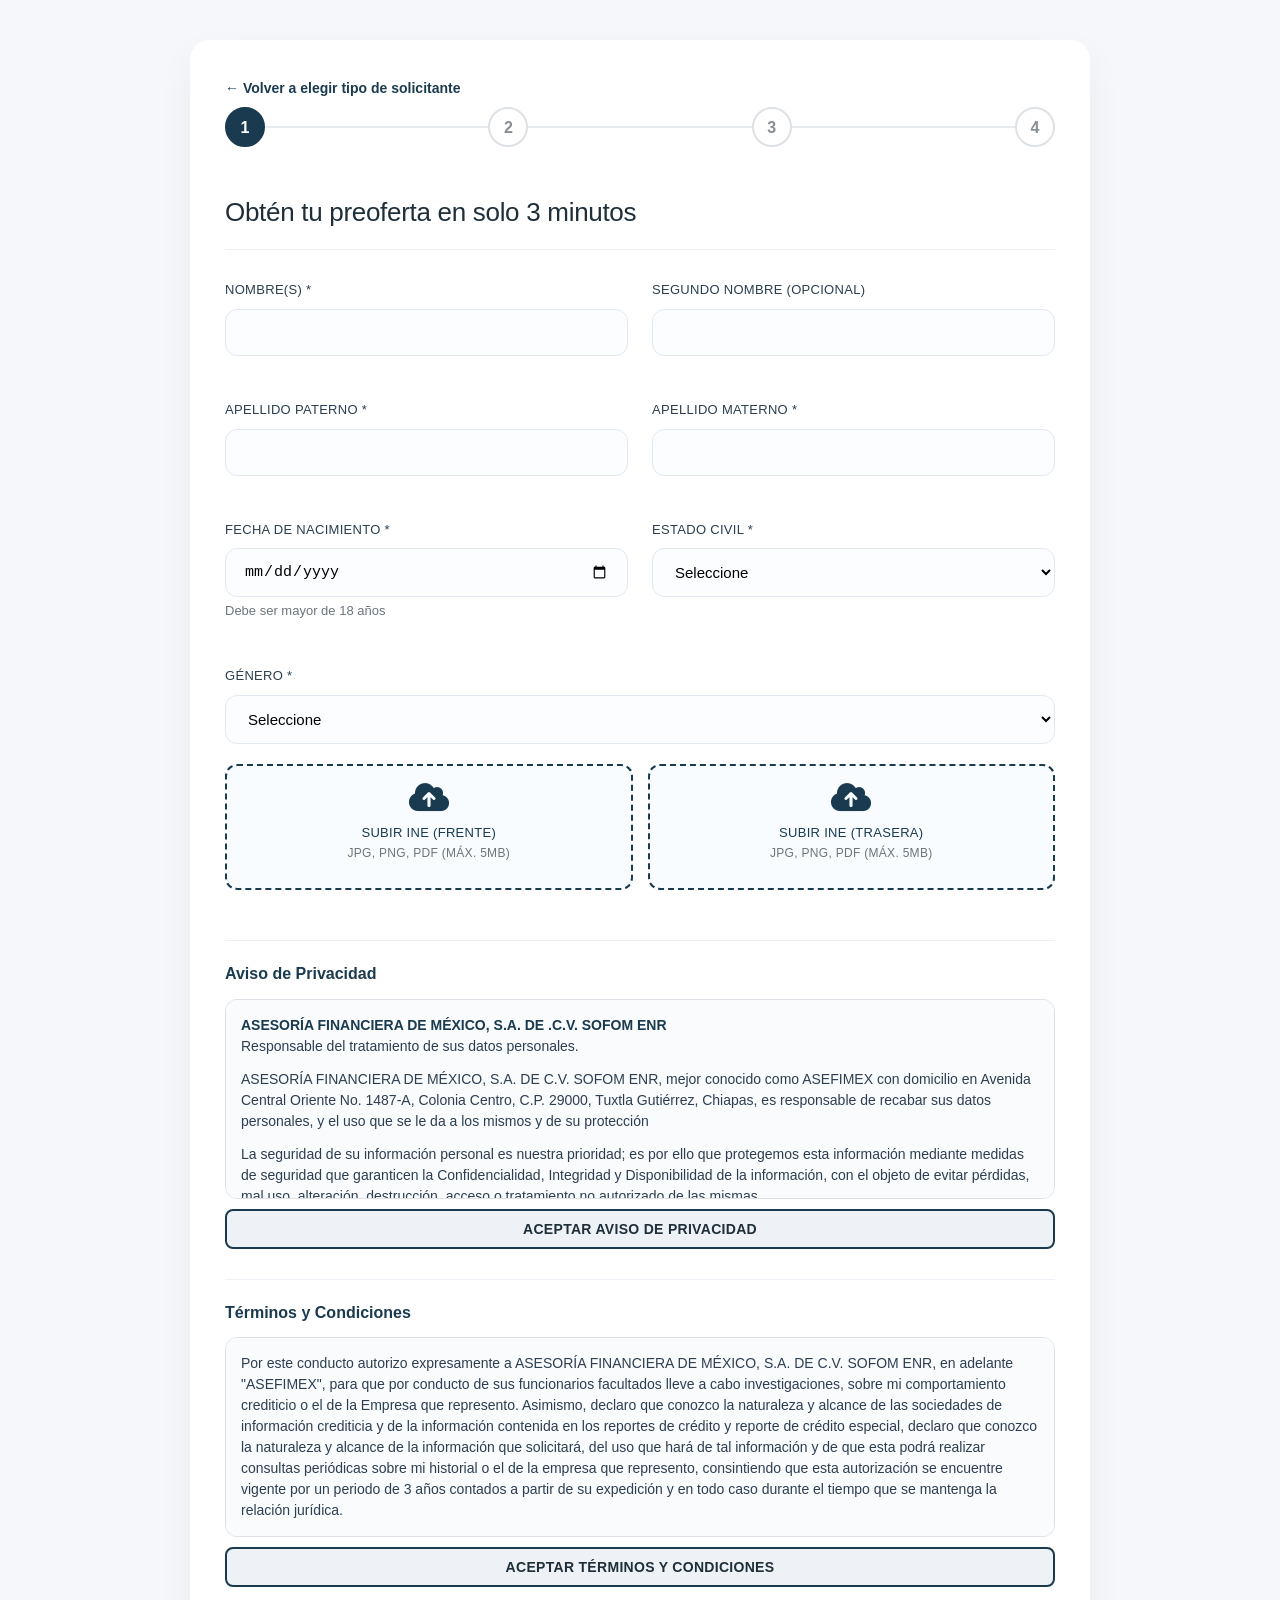
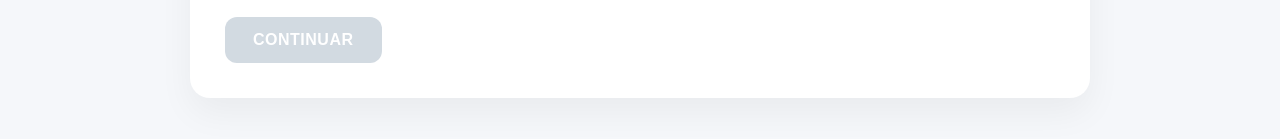
<file: index.html>
<!DOCTYPE html>
<html lang="es">

<head>
    <meta charset="UTF-8">
    <meta name="viewport" content="width=device-width, initial-scale=1.0">
    <title>Solicita tu crédito Asefimex</title>
    <link rel="stylesheet" href="styles.css">
    <style>
        /* Estilos adicionales para los nuevos campos (integrados armónicamente) */
        .form-section-title {
            font-size: 18px;
            font-weight: 600;
            color: #2c3e50;
            margin: 25px 0 15px;
            padding-bottom: 8px;
            border-bottom: 1px dashed #dee2e6;
            letter-spacing: -0.2px;
        }

        .form-section-title:first-of-type {
            margin-top: 0;
        }

        .hint-text {
            font-size: 13px;
            color: #6c757d;
            margin-top: 4px;
            display: block;
        }

        /* Estilo para el contenedor de subida de archivos */
        .file-upload-container {
            margin-top: 10px;
            border: 2px dashed #1a3b4f;
            border-radius: 12px;
            padding: 15px;
            background-color: #f8fcff;
            text-align: center;
        }

        .file-upload-label {
            display: flex;
            flex-direction: column;
            align-items: center;
            cursor: pointer;
        }

        .file-upload-label span {
            margin-top: 10px;
            color: #1a3b4f;
            font-weight: 500;
        }

        .file-upload-label small {
            color: #6c757d;
            font-size: 12px;
        }

        #ineFile,
        #ineTraseraFile {
            display: none;
        }

        .file-name {
            margin-top: 10px;
            font-size: 13px;
            color: #1f7b4d;
        }

        /* Botón NIP y selector de método */
        .nip-send-container {
            display: flex;
            gap: 10px;
            align-items: center;
            flex-wrap: wrap;
            margin-bottom: 20px;
        }

        .btn-nip {
            background-color: #6c757d;
            color: white;
            padding: 12px 24px;
            border: none;
            border-radius: 10px;
            font-size: 15px;
            font-weight: 600;
            cursor: pointer;
            transition: all 0.2s ease;
            width: auto;
            min-width: 160px;
            text-transform: uppercase;
            letter-spacing: 0.5px;
        }

        .btn-nip:hover {
            background-color: #5a6268;
            transform: translateY(-1px);
            box-shadow: 0 4px 8px rgba(108, 117, 125, 0.2);
        }

        /* Botones de método de envío */
        .method-buttons {
            display: flex;
            gap: 10px;
            flex: 1;
        }

        .method-btn {
            display: flex;
            align-items: center;
            justify-content: center;
            gap: 8px;
            padding: 10px 20px;
            border: 2px solid #e2e8f0;
            border-radius: 10px;
            background-color: white;
            font-weight: 500;
            cursor: pointer;
            transition: all 0.2s ease;
            flex: 1;
            min-width: 120px;
        }

        .method-btn i {
            font-size: 20px;
        }

        .method-btn.whatsapp {
            color: #25D366;
            border-color: #25D366;
        }

        .method-btn.whatsapp:hover {
            background-color: #25D366;
            color: white;
        }

        .method-btn.whatsapp.selected {
            background-color: #25D366;
            color: white;
        }

        .method-btn.sms {
            color: #1a3b4f;
            border-color: #1a3b4f;
        }

        .method-btn.sms:hover {
            background-color: #1a3b4f;
            color: white;
        }

        .method-btn.sms.selected {
            background-color: #1a3b4f;
            color: white;
        }

        .method-btn i {
            font-style: normal;
        }

        /* Carrusel de productos - NUEVO ESTILO */
        .productos-carrusel {
            margin: 20px 0 30px;
            position: relative;
            width: 100%;
            display: flex;
            align-items: center;
            gap: 10px;
        }

        .carrusel-wrapper {
            flex: 1;
            overflow: hidden;
            border-radius: 16px;
        }

        .carrusel-container {
            display: flex;
            transition: transform 0.5s ease-in-out;
        }

        .producto-card {
            flex: 0 0 100%;
            max-width: 100%;
            background: linear-gradient(145deg, #ffffff, #f8fcff);
            border-radius: 16px;
            padding: 30px 15px;
            text-align: center;
            box-shadow: 0 5px 15px rgba(0, 0, 0, 0.05);
            border: 1px solid #e6edf5;
            transition: transform 0.3s ease;
            display: flex;
            flex-direction: column;
            align-items: center;
            justify-content: center;
            min-height: 350px;
            position: relative;
            overflow: hidden;
        }

        .producto-card:hover {
            transform: translateY(-5px);
            box-shadow: 0 10px 25px rgba(26, 59, 79, 0.1);
        }

        .producto-card.selected-producto {
            border: 2px solid #1a3b4f;
            box-shadow: 0 12px 26px rgba(26, 59, 79, 0.18);
        }

        .producto-imagen {
            width: 200px;
            height: 200px;
            object-fit: contain;
            margin-bottom: 20px;
            border-radius: 12px;
            transition: transform 0.7s ease;
            backface-visibility: hidden;
        }

        .producto-titulo {
            font-weight: 700;
            color: #1a3b4f;
            font-size: 22px;
        }

        .producto-overlay {
            position: absolute;
            inset: 0;
            background: rgba(26, 59, 79, 0.94);
            color: #fff;
            padding: 18px 14px;
            display: flex;
            flex-direction: column;
            align-items: center;
            justify-content: center;
            text-align: center;
            opacity: 0;
            transition: opacity 0.35s ease;
            pointer-events: none;
        }

        .producto-overlay-titulo {
            font-size: 18px;
            font-weight: 700;
            margin-bottom: 8px;
        }

        .producto-overlay-desc {
            font-size: 13px;
            line-height: 1.4;
        }

        .producto-card:hover .producto-imagen {
            transform: rotateY(180deg);
        }

        .producto-card:hover .producto-overlay {
            opacity: 1;
        }

        /* Botones de navegación del carrusel */
        .carrusel-btn {
            background-color: #1a3b4f;
            color: white;
            border: none;
            width: 40px;
            height: 40px;
            border-radius: 50%;
            display: flex;
            align-items: center;
            justify-content: center;
            cursor: pointer;
            transition: all 0.2s ease;
            font-size: 20px;
            box-shadow: 0 2px 5px rgba(0, 0, 0, 0.2);
            flex-shrink: 0;
        }

        .carrusel-btn:hover:not(:disabled) {
            background-color: #0f2c3a;
            transform: scale(1.1);
        }

        .carrusel-btn:disabled {
            background-color: #b4c1ce;
            cursor: not-allowed;
            opacity: 0.5;
        }

        /* Indicadores del carrusel */
        .carrusel-indicators {
            display: flex;
            justify-content: center;
            gap: 8px;
            margin-top: 15px;
        }

        .indicator {
            width: 10px;
            height: 10px;
            border-radius: 50%;
            background-color: #dee2e6;
            cursor: pointer;
            transition: all 0.2s ease;
        }

        .indicator.active {
            background-color: #1a3b4f;
            transform: scale(1.2);
        }

        /* Botones de navegación */
        .button-group {
            display: flex;
            gap: 15px;
            margin-top: 30px;
        }

        .button-group .btn {
            flex: 1;
        }

        .btn-secondary-outline {
            background-color: transparent;
            border: 2px solid #1a3b4f;
            color: #1a3b4f;
        }

        .btn-secondary-outline:hover {
            background-color: #1a3b4f;
            color: white;
        }

        /* Estilo para reducir el tamaño de las listas desplegables de datalist */
        datalist {
            max-height: 200px;
            overflow-y: auto;
        }

        /* Nota: no agregamos una flecha extra a inputs con datalist,
           porque el navegador ya muestra su propio indicador. */

        /* Estilo para el campo de género con ambos uploads */
        .genero-with-uploads {
            grid-column: span 2;
        }

        .uploads-grid {
            display: grid;
            grid-template-columns: 1fr 1fr;
            gap: 15px;
            margin-top: 10px;
        }

        /* Estilo para campo de solo lectura (Cantidad de Pagos) */
        input[readonly] {
            background-color: #e9ecef;
            cursor: default;
        }

        @media (max-width: 640px) {
            .nip-send-container {
                flex-direction: column;
            }

            .method-buttons {
                width: 100%;
            }

            .genero-with-uploads {
                grid-column: span 1;
            }

            .uploads-grid {
                grid-template-columns: 1fr;
            }

            .carrusel-btn {
                width: 30px;
                height: 30px;
                font-size: 16px;
            }

            .producto-imagen {
                width: 150px;
                height: 150px;
            }

            .producto-titulo {
                font-size: 18px;
            }
        }
    </style>
    <!-- Agregar Font Awesome para iconos -->
    <link rel="stylesheet" href="https://cdnjs.cloudflare.com/ajax/libs/font-awesome/6.0.0/css/all.min.css">
    <script type="text/javascript">
        (function (c, l, a, r, i, t, y) {
            c[a] = c[a] || function () { (c[a].q = c[a].q || []).push(arguments) };
            t = l.createElement(r); t.async = 1; t.src = "https://www.clarity.ms/tag/" + i;
            y = l.getElementsByTagName(r)[0]; y.parentNode.insertBefore(t, y);
        })(window, document, "clarity", "script", "vxfiav4bvf");
    </script>
</head>

<body>
    <div class="container">
        <a href="principal.html" class="back-to-home">← Volver a elegir tipo de solicitante</a>
        <!-- Progress Bar (4 pasos) -->
        <div class="progress-bar">
            <div class="step active" id="step1">1</div>
            <div class="step" id="step2">2</div>
            <div class="step" id="step3">3</div>
            <div class="step" id="step4">4</div>
        </div>

        <!-- Etapa 1: Información Personal -->
        <div id="etapa1" class="etapa active">
            <h2>Obtén tu preoferta en solo 3 minutos</h2>
            <form id="formPersonal">
                <div class="form-grid">
                    <div class="form-group">
                        <label for="nombre">Nombre(s) *</label>
                        <input type="text" id="nombre" required>
                    </div>
                    <div class="form-group">
                        <label for="segundoNombre">Segundo Nombre (opcional)</label>
                        <input type="text" id="segundoNombre">
                    </div>
                    <div class="form-group">
                        <label for="apellidoPaterno">Apellido Paterno *</label>
                        <input type="text" id="apellidoPaterno" required>
                    </div>
                    <div class="form-group">
                        <label for="apellidoMaterno">Apellido Materno *</label>
                        <input type="text" id="apellidoMaterno" required>
                    </div>
                    <div class="form-group">
                        <label for="fechaNacimiento">Fecha de Nacimiento *</label>
                        <input type="date" id="fechaNacimiento" required>
                        <small class="hint-text">Debe ser mayor de 18 años</small>
                    </div>
                    <div class="form-group">
                        <label for="estadoCivil">Estado Civil *</label>
                        <select id="estadoCivil" required>
                            <option value="">Seleccione</option>
                            <option value="soltero">Soltero</option>
                            <option value="casado">Casado</option>
                            <option value="soltero">Union Libre</option>
                            <option value="soltero">Otro</option>
                        </select>
                    </div>
                    <div class="form-group genero-with-uploads">
                        <label for="genero">Género *</label>
                        <select id="genero" required>
                            <option value="">Seleccione</option>
                            <option value="masculino">Masculino</option>
                            <option value="femenino">Femenino</option>
                        </select>

                        <!-- Nuevo espacio para subir INE (ambos lados) -->
                        <div class="uploads-grid">
                            <div class="file-upload-container">
                                <label for="ineFile" class="file-upload-label">
                                    <i class="fas fa-cloud-upload-alt" style="font-size: 32px; color: #1a3b4f;"></i>
                                    <span>Subir INE (Frente)</span>
                                    <small>JPG, PNG, PDF (Máx. 5MB)</small>
                                </label>
                                <input type="file" id="ineFile" accept=".jpg,.jpeg,.png,.pdf" required>
                                <div class="file-name" id="fileNameFrente"></div>
                            </div>

                            <div class="file-upload-container">
                                <label for="ineTraseraFile" class="file-upload-label">
                                    <i class="fas fa-cloud-upload-alt" style="font-size: 32px; color: #1a3b4f;"></i>
                                    <span>Subir INE (Trasera)</span>
                                    <small>JPG, PNG, PDF (Máx. 5MB)</small>
                                </label>
                                <input type="file" id="ineTraseraFile" accept=".jpg,.jpeg,.png,.pdf" required>
                                <div class="file-name" id="fileNameTrasera"></div>
                            </div>
                        </div>
                    </div>
                </div>

                <!-- Sección Aviso de Privacidad y Términos -->
                <div class="legal-section">
                    <h3 class="legal-title">Aviso de Privacidad</h3>
                    <div class="legal-box">
                        <div class="legal-box-content">
                            <p><strong>ASESORÍA FINANCIERA DE MÉXICO, S.A. DE .C.V. SOFOM ENR</strong><br>
                                Responsable del tratamiento de sus datos personales.</p>
                            <p>ASESORÍA FINANCIERA DE MÉXICO, S.A. DE C.V. SOFOM ENR, mejor conocido como ASEFIMEX con
                                domicilio en Avenida Central Oriente No. 1487-A, Colonia Centro, C.P. 29000, Tuxtla
                                Gutiérrez, Chiapas, es responsable de recabar sus datos personales, y el uso que se le
                                da a los mismos y de su protección</p>
                            <p>La seguridad de su información personal es nuestra prioridad; es por ello que protegemos
                                esta información mediante medidas de seguridad que garanticen la Confidencialidad,
                                Integridad y Disponibilidad de la información, con el objeto de evitar pérdidas, mal
                                uso, alteración, destrucción, acceso o tratamiento no autorizado de las mismas.</p>
                            <p><strong>Finalidades del tratamiento de sus datos personales.</strong><br>
                                Su información personal será utilizada para la operación y registro de los productos que
                                usted hubiese contratado; así como para proveerle de servicios y productos financieros
                                de acuerdo a sus intereses; informarle sobre nuevos productos o servicios; informarle
                                sobre cambios de nuestros productos o servicios. Para las finalidades antes mencionadas,
                                ASEFIMEX podrá recabar los siguientes datos personales:</p>
                            <p>a) Para Personas físicas: nombre, domicilio, CURP, RFC, edad, fecha de nacimiento, lugar
                                de nacimiento, estado civil, teléfono</p>
                            <p>b) Personas Morales, denominación o razón social, domicilio, RFC, datos de la escritura
                                constitutiva, datos de la escritura que contiene poder otorgado a favor del
                                representante legal, nombre del representante legal, nombre de los principales
                                accionistas, información de pago.</p>
                            <p><strong>Transferencias de datos personales.</strong><br>
                                Su información personal podrá ser transferida dentro y fuera del territorio nacional con
                                Organismos, Instituciones, Empresas y Entidades de carácter público o privado, con los
                                cuales ASEFIMEX, en virtud de ser necesario para el mejoramiento y evaluaciones en los
                                servicios y productos que ASEFIMEX le brinda.</p>
                            <p><strong>¿Cómo puede acceder, rectificar o cancelar sus datos personales u oponerse a su
                                    uso?</strong><br>
                                Usted tiene derecho a conocer que datos personales tenemos de usted, para qué los
                                utilizamos y las condiciones del uso de ellos (Acceso). Así mismo, es su derecho
                                solicitar la corrección de su información personal en caso de que esté desactualizada,
                                sea inexacta o incompleta (Rectificación); que la eliminemos de nuestros registros o
                                base de datos cuando considere que la misma no está siendo utilizada adecuadamente
                                (Cancelación); así como oponerse al uso de sus datos personales para fines específicos
                                (Oposición). Estos derechos se conocen como derechos ARCO.</p>
                            <p>Para ello es necesario que presente su petición a través de los siguientes medios:</p>
                            <p>1.- Presentándose en la Av. Central Oriente No. 1487-A, Col. Centro, Tuxtla Gutiérrez,
                                Chiapas ó,<br>
                                2.- Llamando al número de teléfono 961 6147676.</p>
                            <p><strong>Revocación de consentimiento para el uso de sus datos personales.</strong><br>
                                Usted puede revocar el consentimiento que, en su caso, nos haya otorgado para el
                                tratamiento de sus datos personales. Sin embargo, es importante que tenga en cuenta que
                                no en todos los casos podremos atender su solicitud o concluir el uso de forma
                                inmediata, ya que es posible que por alguna obligación legal requiramos seguir tratando
                                sus datos personales. Así mismo, usted deberá considerar que para ciertos fines, la
                                revocación de su consentimiento implicará que no le podamos seguir prestando el servicio
                                que nos solicitó, o la conclusión de su relación con nosotros.</p>
                            <p>Para conocer el procedimiento y requisitos para revocar su consentimiento ponemos a su
                                disposición el número de teléfono 961 6147676.</p>
                            <p>Para revocar su consentimiento deberá presentar su solicitud a través de los siguientes
                                medios:</p>
                            <p>1.- Presentándose en la Av. Central Oriente No. 1487-A, Col. Centro, Tuxtla Gutiérrez,
                                Chiapas ó,<br>
                                2.- Llamando al número telefónico 961 6147676</p>
                            <p>Así también, le informamos que usted tiene derecho a iniciar un Procedimiento de
                                Protección de Datos ante el Instituto Federal de Acceso a la Información y Protección de
                                Datos (www.ifai.gob.mx) dentro de los 15 días siguientes a la fecha en que reciba la
                                respuesta de ASEFIMEX a partir de que concluya el plazo de 20 días contados a partir de
                                la fecha de recepción de su solicitud de ejercicio de derechos</p>
                            <p><strong>Modificaciones al aviso de privacidad.</strong><br>
                                El presente aviso de privacidad puede sufrir modificaciones, cambios o actualizaciones
                                derivadas de nuevos requerimientos legales, de nuestras propias necesidades por los
                                productos o servicios que ofrecemos, de nuestras prácticas de privacidad, de cambios en
                                nuestro modelo de negocio o por otras causas.</p>
                            <p>Estas modificaciones estarán disponibles al público a través de nuestra página de
                                internet www.asefimex.com</p>
                        </div>
                    </div>
                    <button type="button" class="btn-aceptar" id="aceptarAviso">Aceptar Aviso de Privacidad</button>
                </div>

                <div class="legal-section">
                    <h3 class="legal-title">Términos y Condiciones</h3>
                    <div class="legal-box">
                        <div class="legal-box-content">
                            <p>Por este conducto autorizo expresamente a ASESORÍA FINANCIERA DE MÉXICO, S.A. DE C.V.
                                SOFOM ENR, en adelante "ASEFIMEX", para que por conducto de sus funcionarios facultados
                                lleve a cabo investigaciones, sobre mi comportamiento crediticio o el de la Empresa que
                                represento. Asimismo, declaro que conozco la naturaleza y alcance de las sociedades de
                                información crediticia y de la información contenida en los reportes de crédito y
                                reporte de crédito especial, declaro que conozco la naturaleza y alcance de la
                                información que solicitará, del uso que hará de tal información y de que esta podrá
                                realizar consultas periódicas sobre mi historial o el de la empresa que represento,
                                consintiendo que esta autorización se encuentre vigente por un periodo de 3 años
                                contados a partir de su expedición y en todo caso durante el tiempo que se mantenga la
                                relación jurídica.</p>
                            <p>La información a continuación proporcionada será utilizada únicamente para lectura y
                                consulta de tu información, con la finalidad de ofrecerte un mejor servicio. ASESORÍA
                                FINANCIERA DE MÉXICO, S.A. DE C.V. SOFOM ENR, en adelante "ASEFIMEX", no conserva
                                ninguna copia de los mismos, ni de tus contraseñas. En caso de que el solicitante sea
                                una Persona Moral, declaro bajo protesta de decir verdad Ser Representante Legal de la
                                empresa mencionada en esta autorización, manifiesto que a la fecha de firma de la
                                presente autorización los poderes no me han sido revocados, limitados, ni modificados de
                                forma alguna. Acepto que este documento quede bajo propiedad de ASESORÍA FINANCIERA DE
                                MÉXICO, S.A. DE C.V. SOFOM ENR, en adelante "ASEFIMEX" para efectos de control y
                                cumplimiento del artículo 28 de la LRSIC.</p>
                            <p>Asimismo, declaro que conozco la naturaleza y alcance de las sociedades de información
                                crediticia y de la información contenida en los reportes de crédito y reporte de crédito
                                especial, declaro que conozco la naturaleza y alcance de la información que solicitará,
                                del uso que hará de tal información y de que esta podrá realizar consultas periódicas
                                sobre mi historial o el de la empresa que represento, consintiendo que esta autorización
                                se encuentre vigente por un periodo de 3 años contados a partir de su expedición y en
                                todo caso durante el tiempo que se mantenga la relación jurídica.</p>
                            <p>La información a continuación proporcionada será utilizada únicamente para lectura y
                                consulta de tu información, con la finalidad de ofrecerte un mejor servicio. ASESORÍA
                                FINANCIERA DE MÉXICO, S.A. DE C.V. SOFOM ENR, en adelante "ASEFIMEX", no conserva
                                ninguna copia de los mismos, ni de tus contraseñas.</p>
                            <p>En caso de que el solicitante sea una Persona Moral, declaro bajo protesta de decir
                                verdad Ser Representante Legal de la empresa mencionada en esta autorización, manifiesto
                                que a la fecha de firma de la presente autorización los poderes no me han sido
                                revocados, limitados, ni modificados de forma alguna.</p>
                            <p>Acepto que este documento quede bajo propiedad de ASESORÍA FINANCIERA DE MÉXICO, S.A. DE
                                C.V. SOFOM ENR, en adelante "ASEFIMEX" para efectos de control y cumplimiento del
                                artículo 28 de la LRSIC.</p>
                        </div>
                    </div>
                    <button type="button" class="btn-aceptar" id="aceptarTerminos">Aceptar Términos y
                        Condiciones</button>
                </div>

                <button type="submit" class="btn" id="btnContinuar1" disabled>Continuar</button>
            </form>
        </div>

        <!-- Etapa 2: Detalles del Crédito (Ubicación y producto) -->
        <div id="etapa2" class="etapa">
            <h2>Tu crédito comienza aquí</h2>

            <!-- Carrusel de productos (actualizado) -->
            <div class="productos-carrusel">
                <button class="carrusel-btn" id="carruselPrevBtn" aria-label="Anterior" disabled>❮</button>
                <div class="carrusel-wrapper">
                    <div class="carrusel-container" id="carruselProductos">
                        <!-- Los productos se generarán dinámicamente con JS -->
                    </div>
                </div>
                <button class="carrusel-btn" id="carruselNextBtn" aria-label="Siguiente">❯</button>
            </div>
            <div class="carrusel-indicators" id="carruselIndicators"></div>

            <form id="formCredito">
                <!-- Sección Ubicación General -->
                <div class="form-section-title">Ubicación General</div>
                <div class="form-grid">
                    <div class="form-group">
                        <label for="pais">País *</label>
                        <select id="pais" required>
                            <option value="México" selected>México</option>
                        </select>
                        <small class="hint-text">Solo disponible en México por el momento</small>
                    </div>
                    <div class="form-group">
                        <label for="codigoPostal">Código Postal *</label>
                        <input type="text" id="codigoPostal" placeholder="Ej. 29000" maxlength="5" required>
                        <small class="hint-text" id="cpStatus">Código postal a 5 dígitos</small>
                    </div>
                    <div class="form-group">
                        <label for="estado">Estado en donde vive *</label>
                        <select id="estado" required>
                            <option value="">Seleccione estado</option>
                        </select>
                    </div>
                    <div class="form-group">
                        <label for="municipio1">Municipio donde vive*</label>
                        <select id="municipio1" required>
                            <option value="">Seleccione municipio</option>
                        </select>
                    </div>
                </div>

                <!-- Sección Dirección completa -->
                <div class="form-section-title">Dirección</div>
                <div class="form-grid">
                    <div class="form-group">
                        <label for="calle">Calle (sin abreviaturas) *</label>
                        <input type="text" id="calle" placeholder="Ej. Avenida Central Oriente" required>
                    </div>
                    <div class="form-group">
                        <label for="noExterior">No. Exterior *</label>
                        <input type="text" id="noExterior" placeholder="Ej. 1487" required>
                    </div>
                    <div class="form-group">
                        <label for="noInterior">No. Interior</label>
                        <input type="text" id="noInterior" placeholder="Ej. A, B, 1 (opcional)">
                    </div>
                    <div class="form-group">
                        <label for="colonia">Colonia (sin abreviaturas) *</label>
                        <input type="text" id="colonia" list="colonias-list" placeholder="Ej. Colonia Centro" required>
                        <datalist id="colonias-list">
                            <!-- Opciones generadas por JS dependiendo del CP -->
                        </datalist>
                    </div>
                    <div class="form-group">
                        <label for="entreCalles">Entre calles</label>
                        <input type="text" id="entreCalles" placeholder="Ej. Calle 1a y Calle 2a (opcional)">
                    </div>
                </div>

                <!-- Sección Producto y condiciones -->
                <div class="form-section-title">Producto y condiciones</div>
                <div class="form-grid">
                    <div class="form-group">
                        <label for="producto">Producto *</label>
                        <select id="producto" required>
                            <option value="">Seleccione producto</option>
                            <option value="C-MOVIL">C-MOVIL</option>
                            <option value="C-FACIL">C-FÁCIL</option>
                            <option value="C-ESPECIAL">C-ESPECIAL</option>
                            <option value="C-LIQUIDEZ">C-LIQUIDEZ</option>
                            <option value="C-CREDICONTADO">CREDICONTADO</option>
                            <option value="C-EMPREDEDOR">C-EMPREDEDOR</option>
                            <option value="C-DISTRIBUIDOR">C-DISTRIBUIDOR</option>
                            <option value="C-AUTO">C-AUTO</option>
                            <option value="C-MUJER">C-MUJER</option>
                            <option value="C-COSECHA">C-COSECHA</option>
                        </select>
                    </div>
                    <div class="form-group">
                        <label for="monto">Monto solicitado (MXN) *</label>
                        <input type="number" id="monto" min="1000" max="500000" step="1" placeholder="Ej. 50000"
                            required>
                        <small class="hint-text">Monto mínimo $1,000 - máximo $500,000</small>
                    </div>
                    <div class="form-group">
                        <label for="plazo">Plazo en meses *</label>
                        <input type="number" id="plazo" list="plazo-list" min="1" max="100" step="1"
                            placeholder="Ej. 12" required>
                        <datalist id="plazo-list">
                            <!-- Opciones generadas por JS -->
                        </datalist>
                        <small class="hint-text">Seleccione de la lista o escriba el plazo (1-100 meses)</small>
                    </div>
                    <div class="form-group">
                        <label for="periodicidad">Periodicidad de pagos *</label>
                        <select id="periodicidad" required>
                            <option value="">Seleccione periodicidad</option>
                            <option value="7">Semanal</option>
                            <option value="14">Catorcenal</option>
                            <option value="15">Quincenal</option>
                            <option value="28">Bicatorcenal</option>
                            <option value="30">Mensual</option>
                            <option value="1">Pago unico</option>
                        </select>
                    </div>
                    <div class="form-group">
                        <label for="cantidadPagos">Cantidad de Pagos *</label>
                        <input type="number" id="cantidadPagos" step="1" placeholder="Se calcula automáticamente"
                            readonly required>
                        <small class="hint-text">Calculado automáticamente según plazo y periodicidad</small>
                    </div>
                </div>

                <div class="info-consulta" style="margin-top: 20px;">
                    <p>ⓘ Los plazos y montos están sujetos al producto seleccionado.</p>
                </div>

                <div class="button-group">
                    <button type="button" class="btn btn-secondary-outline" id="btnAnterior2">Anterior</button>
                    <button type="submit" class="btn">Continuar</button>
                </div>
            </form>
        </div>

        <!-- Etapa 3: Pre-oferta y validación -->
        <div id="etapa3" class="etapa">
            <h2>Evaluación inmediata sin compromiso</h2>
            <form id="formPreOferta">
                <div class="form-group">
                    <label for="actividadEconomica">ME DEDICO A</label>
                    <select id="actividadEconomica" required>
                        <option value="">Seleccione su actividad</option>
                        <option value="OTRO_Y_MOTOTAXI">YA SOY MOTOTAXISTA Y TENGO OTRA ACTIVIDAD</option>
                        <option value="OTRO_NUEVO_MOTOTAXI">SOY NUEVO EN EL MOTOTAXISMO Y TENGO OTRA ACTIVIDAD</option>
                        <option value="SOLO_MOTOTAXI_RENOVACION">YA SOY MOTOTAXISTA Y QUIERO RENOVAR MI UNIDAD, NO TENGO
                            OTRA ACTIVIDAD</option>
                        <option value="SOLO_MOTOTAXI_ADQUIRIR_UNIDAD">SOY MOTOTAXISTA (CHOFER) Y QUIERO MI PROPIA UNIDAD
                        </option>
                        <option value="INICIAR_NEGOCIO_MOTOTAXI">SOY NUEVO EN EL MOTOTAXISMO Y NO CUENTO CON OTRA
                            ACTIVIDAD, QUIERO INICIAR MI NEGOCIO</option>
                    </select>
                </div>

                <div class="form-group">
                    <label for="curp">CURP *</label>
                    <input type="text" id="curp" maxlength="18" placeholder="AAAA######AAAAAA00" required>
                </div>

                <div class="form-group">
                    <label for="rfc">RFC *</label>
                    <input type="text" id="rfc" maxlength="13" placeholder="AAAA######AAA" required>
                </div>

                <div class="form-group">
                    <label for="email">Correo Electrónico</label>
                    <input type="email" id="email" placeholder="ejemplo@correo.com">
                    <small class="hint-text">Opcional - No obligatorio</small>
                </div>

                <div class="form-group">
                    <label for="telefono">Número Telefónico *</label>
                    <input type="tel" id="telefono" maxlength="10" placeholder="5512345678" required>
                </div>

                <!-- Nuevo contenedor para botón NIP y selector de método -->
                <div class="nip-send-container">
                    <button type="button" id="btnEnviarNIP" class="btn-nip">Enviar NIP</button>

                    <div class="method-buttons">
                        <button type="button" id="btnWhatsApp" class="method-btn whatsapp selected">
                            <i class="fab fa-whatsapp"></i>
                            <span>WhatsApp</span>
                        </button>
                        <button type="button" id="btnSMS" class="method-btn sms">
                            <i class="fas fa-sms"></i>
                            <span>SMS</span>
                        </button>
                    </div>
                </div>

                <div class="info-consulta">
                    <p>Validaremos tus datos y consultaremos en Círculo de Crédito</p>
                </div>

                <div class="form-group nip-section">
                    <label for="nip">Ingresa el NIP que recibiste en tu teléfono *</label>
                    <input type="text" id="nip" maxlength="4" placeholder="0000" disabled required>
                    <small>El NIP será enviado a tu teléfono</small>
                </div>

                <div class="checkbox-group">
                    <input type="checkbox" id="autorizacion" required>
                    <label for="autorizacion">Autorizo la consulta a Círculo de Crédito</label>
                </div>

                <div class="button-group">
                    <button type="button" class="btn btn-secondary-outline" id="btnAnterior3">Anterior</button>
                    <button type="button" id="btnSolicitarCredito" class="btn" disabled>Solicitar Crédito</button>
                </div>
            </form>
        </div>

        <!-- Etapa 4: Resultado -->
        <div id="etapa4" class="etapa">
            <h2>Resultado de tu Solicitud</h2>
            <div class="resultado-container">
                <div class="icono-exito">✓</div>
                <p class="mensaje-felicidades">¡Felicidades!</p>
                <p class="mensaje-autorizacion">Tu solicitud de crédito ha sido PRE-AUTORIZADO con observaciones.</p>
                <p class="mensaje-contacto">En breve, un ejecutivo de nuestro equipo se pondrá en contacto contigo para dar seguimiento a tu solicitud.</p>
            </div>
            <button onclick="window.location.reload()" class="btn secondary">Nueva Solicitud</button>
        </div>
    </div>

    <!-- Modal NIP -->
    <div id="modalNIP" class="modal">
        <div class="modal-content">
            <div class="modal-header">
                <span class="close">&times;</span>
                <h3>NIP Enviado</h3>
            </div>
            <div class="modal-body">
                <div class="icono-exito-small">✓</div>
                <p>Hemos enviado un NIP de verificación al número:</p>
                <p class="telefono-modal" id="telefonoModal"></p>
                <p class="nip-ejemplo">Para fines demostrativos, el NIP es: <strong>1234</strong></p>
            </div>
            <div class="modal-footer">
                <button class="btn-modal" id="cerrarModal">Aceptar</button>
            </div>
        </div>
    </div>

    <script src="script.js"></script>
</body>

</html>
</file>
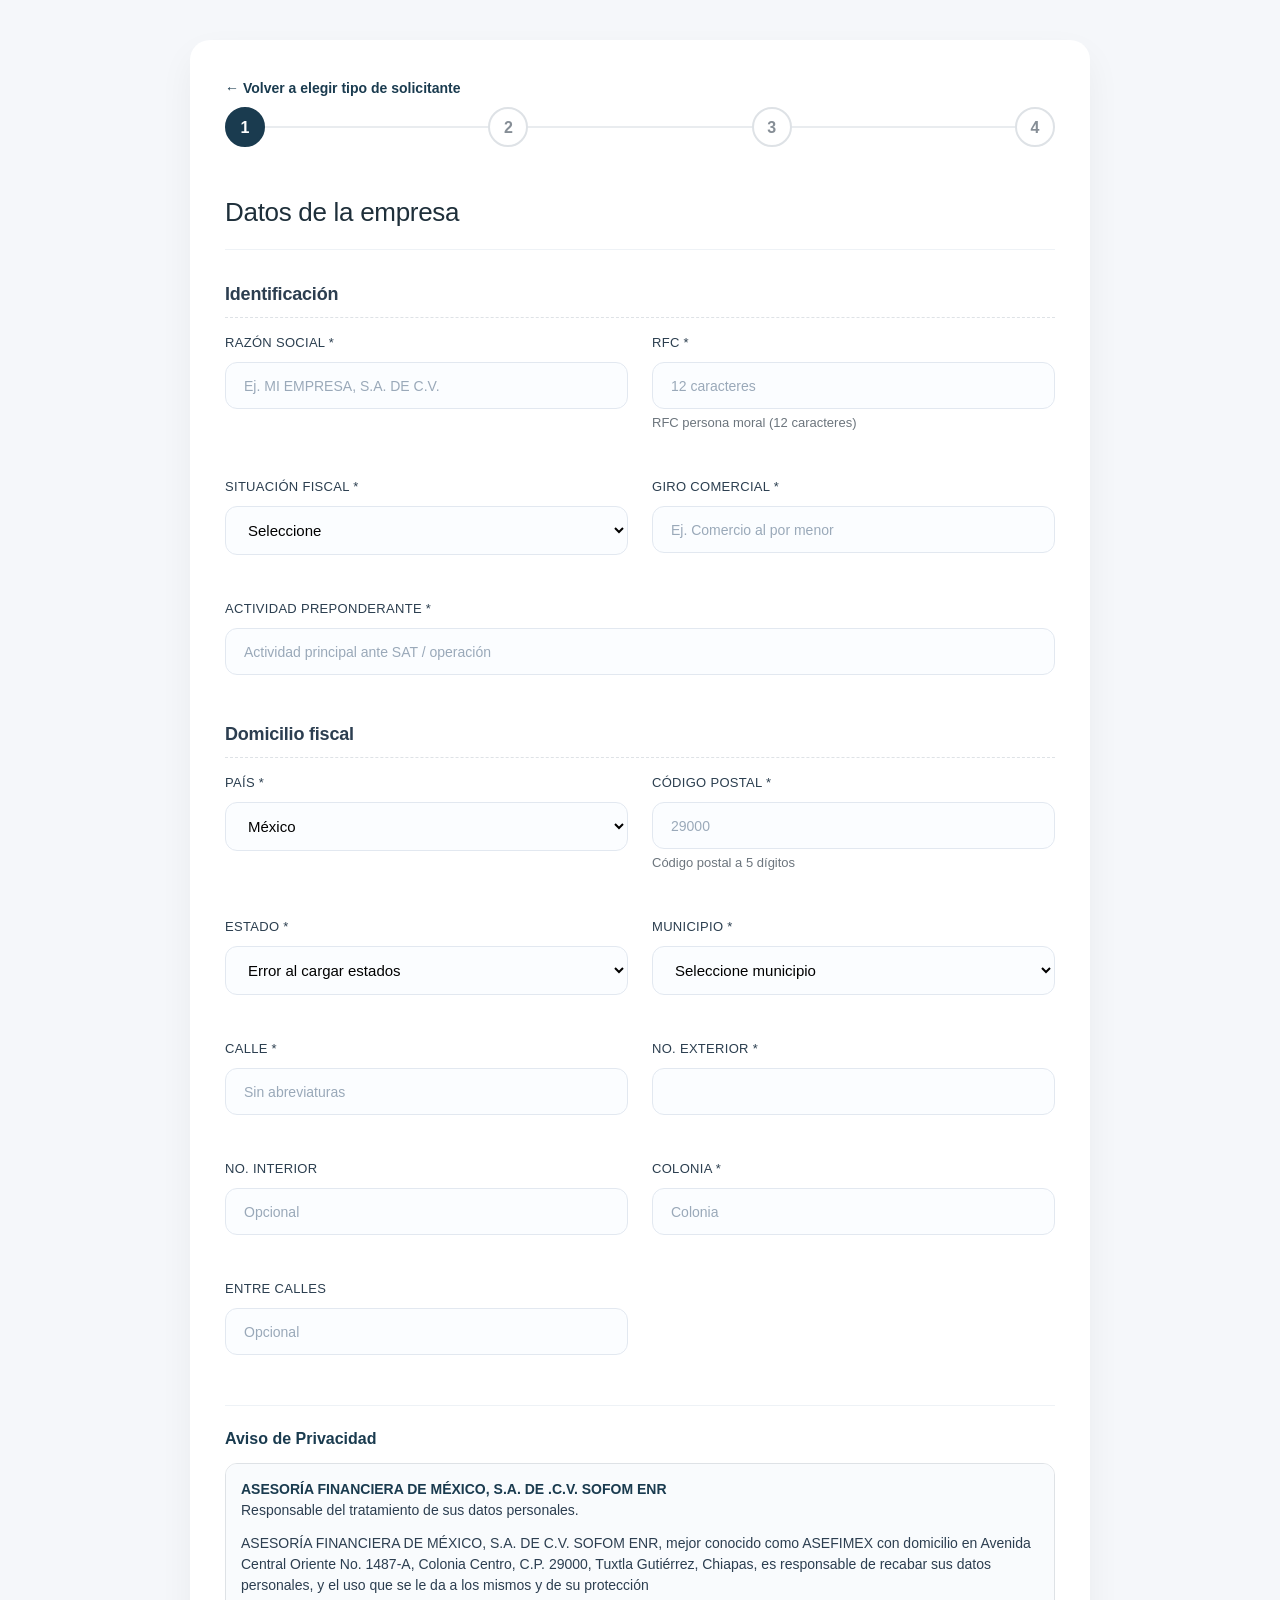
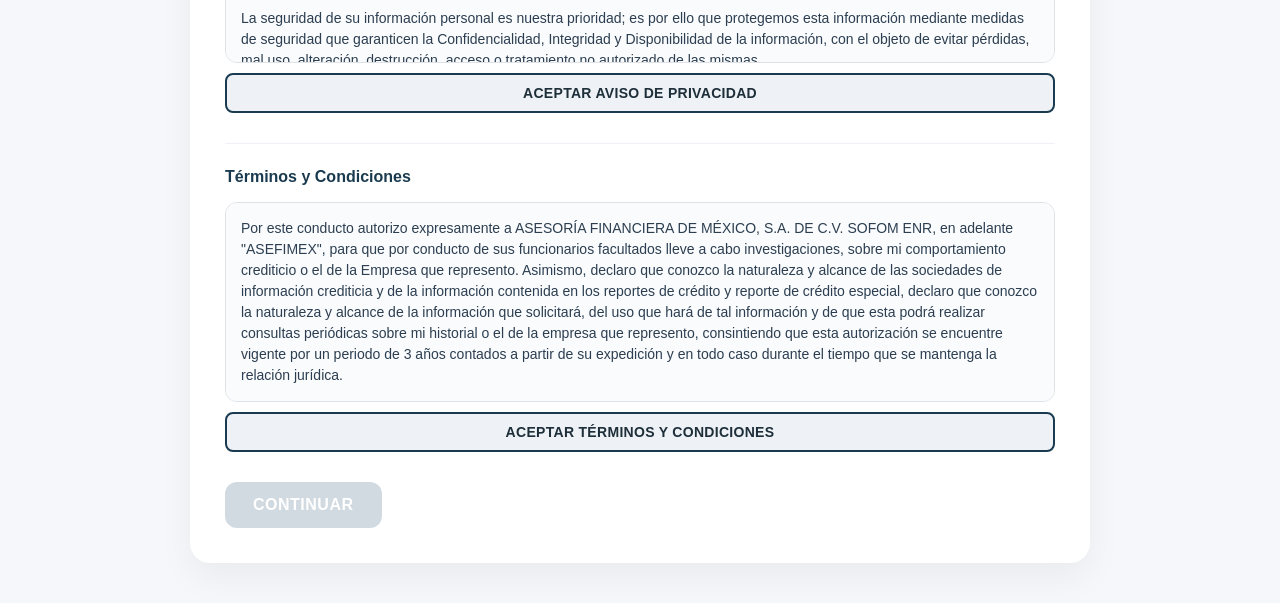
<file: persona-moral.html>
<!DOCTYPE html>
<html lang="es">

<head>
    <meta charset="UTF-8">
    <meta name="viewport" content="width=device-width, initial-scale=1.0">
    <title>Solicitud persona moral | ASEFIMEX</title>
    <link rel="stylesheet" href="persona-moral.css">
    <link rel="stylesheet" href="https://cdnjs.cloudflare.com/ajax/libs/font-awesome/6.0.0/css/all.min.css">
    <script type="text/javascript">
        (function (c, l, a, r, i, t, y) {
            c[a] = c[a] || function () { (c[a].q = c[a].q || []).push(arguments) };
            t = l.createElement(r); t.async = 1; t.src = "https://www.clarity.ms/tag/" + i;
            y = l.getElementsByTagName(r)[0]; y.parentNode.insertBefore(t, y);
        })(window, document, "clarity", "script", "vxfiav4bvf");
    </script>
</head>

<body>
    <div class="container">
        <a href="principal.html" class="back-to-home">← Volver a elegir tipo de solicitante</a>

        <div class="progress-bar">
            <div class="step active" id="step1">1</div>
            <div class="step" id="step2">2</div>
            <div class="step" id="step3">3</div>
            <div class="step" id="step4">4</div>
        </div>

        <!-- Etapa 1: Empresa + domicilio fiscal + avisos -->
        <div id="etapa1" class="etapa active">
            <h2>Datos de la empresa</h2>
            <form id="formEmpresa">
                <div class="form-section-title">Identificación</div>
                <div class="form-grid">
                    <div class="form-group">
                        <label for="razonSocial">Razón social *</label>
                        <input type="text" id="razonSocial" required placeholder="Ej. MI EMPRESA, S.A. DE C.V.">
                    </div>
                    <div class="form-group">
                        <label for="rfcEmpresa">RFC *</label>
                        <input type="text" id="rfcEmpresa" maxlength="12" required placeholder="12 caracteres">
                        <small class="hint-text">RFC persona moral (12 caracteres)</small>
                    </div>
                    <div class="form-group">
                        <label for="situacionFiscal">Situación fiscal *</label>
                        <select id="situacionFiscal" required>
                            <option value="">Seleccione</option>
                            <option value="REGIMEN_GENERAL">Régimen general</option>
                            <option value="RESICO">RESICO</option>
                            <option value="RIF">Régimen de Incorporación Fiscal (RIF)</option>
                            <option value="SIN_OBLIGACIONES">Sin obligaciones fiscales</option>
                            <option value="OTRO">Otro</option>
                        </select>
                    </div>
                    <div class="form-group">
                        <label for="giroComercial">Giro comercial *</label>
                        <input type="text" id="giroComercial" required placeholder="Ej. Comercio al por menor">
                    </div>
                    <div class="form-group empresa-docs">
                        <label for="actividadPreponderante">Actividad preponderante *</label>
                        <input type="text" id="actividadPreponderante" required placeholder="Actividad principal ante SAT / operación">
                    </div>
                </div>

                <div class="form-section-title">Domicilio fiscal</div>
                <div class="form-grid">
                    <div class="form-group">
                        <label for="paisEmpresa">País *</label>
                        <select id="paisEmpresa" required>
                            <option value="México" selected>México</option>
                        </select>
                    </div>
                    <div class="form-group">
                        <label for="cpEmpresa">Código postal *</label>
                        <input type="text" id="cpEmpresa" maxlength="5" placeholder="29000" required>
                        <small class="hint-text" id="cpStatusEmpresa">Código postal a 5 dígitos</small>
                    </div>
                    <div class="form-group">
                        <label for="estadoEmpresa">Estado *</label>
                        <select id="estadoEmpresa" required>
                            <option value="">Seleccione estado</option>
                        </select>
                    </div>
                    <div class="form-group">
                        <label for="municipioEmpresa">Municipio *</label>
                        <select id="municipioEmpresa" required>
                            <option value="">Seleccione municipio</option>
                        </select>
                    </div>
                    <div class="form-group">
                        <label for="calleEmpresa">Calle *</label>
                        <input type="text" id="calleEmpresa" required placeholder="Sin abreviaturas">
                    </div>
                    <div class="form-group">
                        <label for="noExtEmpresa">No. exterior *</label>
                        <input type="text" id="noExtEmpresa" required>
                    </div>
                    <div class="form-group">
                        <label for="noIntEmpresa">No. interior</label>
                        <input type="text" id="noIntEmpresa" placeholder="Opcional">
                    </div>
                    <div class="form-group">
                        <label for="coloniaEmpresa">Colonia *</label>
                        <input type="text" id="coloniaEmpresa" list="colonias-empresa-list" required placeholder="Colonia">
                        <datalist id="colonias-empresa-list"></datalist>
                    </div>
                    <div class="form-group">
                        <label for="entreCallesEmpresa">Entre calles</label>
                        <input type="text" id="entreCallesEmpresa" placeholder="Opcional">
                    </div>
                </div>

                <div class="legal-section">
                    <h3 class="legal-title">Aviso de Privacidad</h3>
                    <div class="legal-box">
                        <div class="legal-box-content">
                            <p><strong>ASESORÍA FINANCIERA DE MÉXICO, S.A. DE .C.V. SOFOM ENR</strong><br>
                                Responsable del tratamiento de sus datos personales.</p>
                            <p>ASESORÍA FINANCIERA DE MÉXICO, S.A. DE C.V. SOFOM ENR, mejor conocido como ASEFIMEX con
                                domicilio en Avenida Central Oriente No. 1487-A, Colonia Centro, C.P. 29000, Tuxtla
                                Gutiérrez, Chiapas, es responsable de recabar sus datos personales, y el uso que se le
                                da a los mismos y de su protección</p>
                            <p>La seguridad de su información personal es nuestra prioridad; es por ello que protegemos
                                esta información mediante medidas de seguridad que garanticen la Confidencialidad,
                                Integridad y Disponibilidad de la información, con el objeto de evitar pérdidas, mal
                                uso, alteración, destrucción, acceso o tratamiento no autorizado de las mismas.</p>
                            <p><strong>Finalidades del tratamiento de sus datos personales.</strong><br>
                                Su información personal será utilizada para la operación y registro de los productos que
                                usted hubiese contratado; así como para proveerle de servicios y productos financieros
                                de acuerdo a sus intereses; informarle sobre nuevos productos o servicios; informarle
                                sobre cambios de nuestros productos o servicios. Para las finalidades antes mencionadas,
                                ASEFIMEX podrá recabar los siguientes datos personales:</p>
                            <p>a) Para Personas físicas: nombre, domicilio, CURP, RFC, edad, fecha de nacimiento, lugar
                                de nacimiento, estado civil, teléfono</p>
                            <p>b) Personas Morales, denominación o razón social, domicilio, RFC, datos de la escritura
                                constitutiva, datos de la escritura que contiene poder otorgado a favor del
                                representante legal, nombre del representante legal, nombre de los principales
                                accionistas, información de pago.</p>
                            <p><strong>Transferencias de datos personales.</strong><br>
                                Su información personal podrá ser transferida dentro y fuera del territorio nacional con
                                Organismos, Instituciones, Empresas y Entidades de carácter público o privado, con los
                                cuales ASEFIMEX, en virtud de ser necesario para el mejoramiento y evaluaciones en los
                                servicios y productos que ASEFIMEX le brinda.</p>
                            <p><strong>¿Cómo puede acceder, rectificar o cancelar sus datos personales u oponerse a su
                                    uso?</strong><br>
                                Usted tiene derecho a conocer que datos personales tenemos de usted, para qué los
                                utilizamos y las condiciones del uso de ellos (Acceso). Así mismo, es su derecho
                                solicitar la corrección de su información personal en caso de que esté desactualizada,
                                sea inexacta o incompleta (Rectificación); que la eliminemos de nuestros registros o
                                base de datos cuando considere que la misma no está siendo utilizada adecuadamente
                                (Cancelación); así como oponerse al uso de sus datos personales para fines específicos
                                (Oposición). Estos derechos se conocen como derechos ARCO.</p>
                            <p>Para ello es necesario que presente su petición a través de los siguientes medios:</p>
                            <p>1.- Presentándose en la Av. Central Oriente No. 1487-A, Col. Centro, Tuxtla Gutiérrez,
                                Chiapas ó,<br>
                                2.- Llamando al número de teléfono 961 6147676.</p>
                            <p><strong>Revocación de consentimiento para el uso de sus datos personales.</strong><br>
                                Usted puede revocar el consentimiento que, en su caso, nos haya otorgado para el
                                tratamiento de sus datos personales. Sin embargo, es importante que tenga en cuenta que
                                no en todos los casos podremos atender su solicitud o concluir el uso de forma
                                inmediata, ya que es posible que por alguna obligación legal requiramos seguir tratando
                                sus datos personales. Así mismo, usted deberá considerar que para ciertos fines, la
                                revocación de su consentimiento implicará que no le podamos seguir prestando el servicio
                                que nos solicitó, o la conclusión de su relación con nosotros.</p>
                            <p>Para conocer el procedimiento y requisitos para revocar su consentimiento ponemos a su
                                disposición el número de teléfono 961 6147676.</p>
                            <p>Para revocar su consentimiento deberá presentar su solicitud a través de los siguientes
                                medios:</p>
                            <p>1.- Presentándose en la Av. Central Oriente No. 1487-A, Col. Centro, Tuxtla Gutiérrez,
                                Chiapas ó,<br>
                                2.- Llamando al número telefónico 961 6147676</p>
                            <p>Así también, le informamos que usted tiene derecho a iniciar un Procedimiento de
                                Protección de Datos ante el Instituto Federal de Acceso a la Información y Protección de
                                Datos (www.ifai.gob.mx) dentro de los 15 días siguientes a la fecha en que reciba la
                                respuesta de ASEFIMEX a partir de que concluya el plazo de 20 días contados a partir de
                                la fecha de recepción de su solicitud de ejercicio de derechos</p>
                            <p><strong>Modificaciones al aviso de privacidad.</strong><br>
                                El presente aviso de privacidad puede sufrir modificaciones, cambios o actualizaciones
                                derivadas de nuevos requerimientos legales, de nuestras propias necesidades por los
                                productos o servicios que ofrecemos, de nuestras prácticas de privacidad, de cambios en
                                nuestro modelo de negocio o por otras causas.</p>
                            <p>Estas modificaciones estarán disponibles al público a través de nuestra página de
                                internet www.asefimex.com</p>
                        </div>
                    </div>
                    <button type="button" class="btn-aceptar" id="aceptarAviso">Aceptar Aviso de Privacidad</button>
                </div>

                <div class="legal-section">
                    <h3 class="legal-title">Términos y Condiciones</h3>
                    <div class="legal-box">
                        <div class="legal-box-content">
                            <p>Por este conducto autorizo expresamente a ASESORÍA FINANCIERA DE MÉXICO, S.A. DE C.V.
                                SOFOM ENR, en adelante "ASEFIMEX", para que por conducto de sus funcionarios facultados
                                lleve a cabo investigaciones, sobre mi comportamiento crediticio o el de la Empresa que
                                represento. Asimismo, declaro que conozco la naturaleza y alcance de las sociedades de
                                información crediticia y de la información contenida en los reportes de crédito y
                                reporte de crédito especial, declaro que conozco la naturaleza y alcance de la
                                información que solicitará, del uso que hará de tal información y de que esta podrá
                                realizar consultas periódicas sobre mi historial o el de la empresa que represento,
                                consintiendo que esta autorización se encuentre vigente por un periodo de 3 años
                                contados a partir de su expedición y en todo caso durante el tiempo que se mantenga la
                                relación jurídica.</p>
                            <p>La información a continuación proporcionada será utilizada únicamente para lectura y
                                consulta de tu información, con la finalidad de ofrecerte un mejor servicio. ASESORÍA
                                FINANCIERA DE MÉXICO, S.A. DE C.V. SOFOM ENR, en adelante "ASEFIMEX", no conserva
                                ninguna copia de los mismos, ni de tus contraseñas. En caso de que el solicitante sea
                                una Persona Moral, declaro bajo protesta de decir verdad Ser Representante Legal de la
                                empresa mencionada en esta autorización, manifiesto que a la fecha de firma de la
                                presente autorización los poderes no me han sido revocados, limitados, ni modificados de
                                forma alguna. Acepto que este documento quede bajo propiedad de ASESORÍA FINANCIERA DE
                                MÉXICO, S.A. DE C.V. SOFOM ENR, en adelante "ASEFIMEX" para efectos de control y
                                cumplimiento del artículo 28 de la LRSIC.</p>
                            <p>Asimismo, declaro que conozco la naturaleza y alcance de las sociedades de información
                                crediticia y de la información contenida en los reportes de crédito y reporte de crédito
                                especial, declaro que conozco la naturaleza y alcance de la información que solicitará,
                                del uso que hará de tal información y de que esta podrá realizar consultas periódicas
                                sobre mi historial o el de la empresa que represento, consintiendo que esta autorización
                                se encuentre vigente por un periodo de 3 años contados a partir de su expedición y en
                                todo caso durante el tiempo que se mantenga la relación jurídica.</p>
                            <p>La información a continuación proporcionada será utilizada únicamente para lectura y
                                consulta de tu información, con la finalidad de ofrecerte un mejor servicio. ASESORÍA
                                FINANCIERA DE MÉXICO, S.A. DE C.V. SOFOM ENR, en adelante "ASEFIMEX", no conserva
                                ninguna copia de los mismos, ni de tus contraseñas.</p>
                            <p>En caso de que el solicitante sea una Persona Moral, declaro bajo protesta de decir
                                verdad Ser Representante Legal de la empresa mencionada en esta autorización, manifiesto
                                que a la fecha de firma de la presente autorización los poderes no me han sido
                                revocados, limitados, ni modificados de forma alguna.</p>
                            <p>Acepto que este documento quede bajo propiedad de ASESORÍA FINANCIERA DE MÉXICO, S.A. DE
                                C.V. SOFOM ENR, en adelante "ASEFIMEX" para efectos de control y cumplimiento del
                                artículo 28 de la LRSIC.</p>
                        </div>
                    </div>
                    <button type="button" class="btn-aceptar" id="aceptarTerminos">Aceptar Términos y
                        Condiciones</button>
                </div>

                <button type="submit" class="btn" id="btnContinuar1" disabled>Continuar</button>
            </form>
        </div>

        <!-- Etapa 2: Representante legal + INE + identificación + domicilio -->
        <div id="etapa2" class="etapa">
            <h2>Representante legal</h2>
            <form id="formRepresentante">
                <div class="form-section-title">Datos personales</div>
                <div class="form-grid">
                    <div class="form-group">
                        <label for="primerNombre">Primer nombre *</label>
                        <input type="text" id="primerNombre" required>
                    </div>
                    <div class="form-group">
                        <label for="segundoNombre">Segundo nombre</label>
                        <input type="text" id="segundoNombre" placeholder="Opcional">
                    </div>
                    <div class="form-group">
                        <label for="apellidoPaterno">Apellido paterno *</label>
                        <input type="text" id="apellidoPaterno" required>
                    </div>
                    <div class="form-group">
                        <label for="apellidoMaterno">Apellido materno *</label>
                        <input type="text" id="apellidoMaterno" required>
                    </div>
                    <div class="form-group">
                        <label for="fechaNacimiento">Fecha de nacimiento *</label>
                        <input type="date" id="fechaNacimiento" required>
                        <small class="hint-text">Mayor de 18 años</small>
                    </div>
                    <div class="form-group">
                        <label for="estadoCivil">Estado civil *</label>
                        <select id="estadoCivil" required>
                            <option value="">Seleccione</option>
                            <option value="soltero">Soltero</option>
                            <option value="casado">Casado</option>
                            <option value="union_libre">Unión libre</option>
                            <option value="otro">Otro</option>
                        </select>
                    </div>
                    <div class="form-group">
                        <label for="genero">Género *</label>
                        <select id="genero" required>
                            <option value="">Seleccione</option>
                            <option value="masculino">Masculino</option>
                            <option value="femenino">Femenino</option>
                        </select>
                    </div>
                </div>

                <div class="form-section-title">Identificación oficial (INE)</div>
                <div class="form-grid">
                    <div class="form-group empresa-docs">
                        <div class="uploads-grid-empresa">
                            <div class="file-upload-container">
                                <label for="ineFrenteFile" class="file-upload-label">
                                    <i class="fas fa-id-card" style="font-size: 32px; color: #1a3b4f;"></i>
                                    <span>INE frente *</span>
                                    <small>JPG, PNG, PDF (Máx. 5MB)</small>
                                </label>
                                <input type="file" id="ineFrenteFile" accept=".jpg,.jpeg,.png,.pdf" required>
                                <div class="file-name" id="fileNameIneFrente"></div>
                            </div>
                            <div class="file-upload-container">
                                <label for="ineAtrasFile" class="file-upload-label">
                                    <i class="fas fa-id-card" style="font-size: 32px; color: #1a3b4f;"></i>
                                    <span>INE atrás *</span>
                                    <small>JPG, PNG, PDF (Máx. 5MB)</small>
                                </label>
                                <input type="file" id="ineAtrasFile" accept=".jpg,.jpeg,.png,.pdf" required>
                                <div class="file-name" id="fileNameIneAtras"></div>
                            </div>
                        </div>
                    </div>
                </div>

                <div class="form-section-title">Identificación fiscal y contacto</div>
                <div class="form-grid">
                    <div class="form-group">
                        <label for="curpRep">CURP *</label>
                        <input type="text" id="curpRep" maxlength="18" required placeholder="18 caracteres">
                    </div>
                    <div class="form-group">
                        <label for="rfcRep">RFC *</label>
                        <input type="text" id="rfcRep" maxlength="13" required>
                    </div>
                    <div class="form-group">
                        <label for="emailRep">Correo electrónico *</label>
                        <input type="email" id="emailRep" required placeholder="correo@ejemplo.com">
                    </div>
                    <div class="form-group">
                        <label for="telefonoRep">Número de teléfono *</label>
                        <input type="tel" id="telefonoRep" maxlength="10" required placeholder="10 dígitos">
                    </div>
                </div>

                <div class="form-section-title">Domicilio del representante</div>
                <div class="form-grid">
                    <div class="form-group">
                        <label for="paisRep">País *</label>
                        <select id="paisRep" required>
                            <option value="México" selected>México</option>
                        </select>
                    </div>
                    <div class="form-group">
                        <label for="cpRep">Código postal *</label>
                        <input type="text" id="cpRep" maxlength="5" required>
                        <small class="hint-text" id="cpStatusRep">Código postal a 5 dígitos</small>
                    </div>
                    <div class="form-group">
                        <label for="estadoRep">Estado *</label>
                        <select id="estadoRep" required>
                            <option value="">Seleccione estado</option>
                        </select>
                    </div>
                    <div class="form-group">
                        <label for="municipioRep">Municipio *</label>
                        <select id="municipioRep" required>
                            <option value="">Seleccione municipio</option>
                        </select>
                    </div>
                    <div class="form-group">
                        <label for="calleRep">Calle *</label>
                        <input type="text" id="calleRep" required>
                    </div>
                    <div class="form-group">
                        <label for="noExtRep">No. exterior *</label>
                        <input type="text" id="noExtRep" required>
                    </div>
                    <div class="form-group">
                        <label for="noIntRep">No. interior</label>
                        <input type="text" id="noIntRep" placeholder="Opcional">
                    </div>
                    <div class="form-group">
                        <label for="coloniaRep">Colonia *</label>
                        <input type="text" id="coloniaRep" list="colonias-rep-list" required>
                        <datalist id="colonias-rep-list"></datalist>
                    </div>
                    <div class="form-group">
                        <label for="entreCallesRep">Entre calles</label>
                        <input type="text" id="entreCallesRep" placeholder="Opcional">
                    </div>
                </div>

                <div class="button-group">
                    <button type="button" class="btn btn-secondary-outline" id="btnAnterior2">Anterior</button>
                    <button type="submit" class="btn" id="btnContinuar2">Continuar</button>
                </div>
            </form>
        </div>

        <!-- Etapa 3: Tipo de crédito y condiciones -->
        <div id="etapa3" class="etapa">
            <h2>Crédito solicitado</h2>

            <div class="productos-carrusel">
                <button class="carrusel-btn" id="carruselPrevBtn" aria-label="Anterior" disabled>❮</button>
                <div class="carrusel-wrapper">
                    <div class="carrusel-container" id="carruselProductos"></div>
                </div>
                <button class="carrusel-btn" id="carruselNextBtn" aria-label="Siguiente">❯</button>
            </div>
            <div class="carrusel-indicators" id="carruselIndicators"></div>

            <form id="formCredito">
                <div class="form-section-title">Condiciones del crédito</div>
                <div class="form-grid">
                    <div class="form-group">
                        <label for="producto">Tipo de crédito *</label>
                        <select id="producto" required>
                            <option value="">Seleccione</option>
                            <option value="C-MOVIL">C-MOVIL</option>
                            <option value="C-FACIL">C-FÁCIL</option>
                            <option value="C-ESPECIAL">C-ESPECIAL</option>
                            <option value="C-LIQUIDEZ">C-LIQUIDEZ</option>
                            <option value="C-CREDICONTADO">CREDICONTADO</option>
                            <option value="C-EMPREDEDOR">C-EMPREDEDOR</option>
                            <option value="C-DISTRIBUIDOR">C-DISTRIBUIDOR</option>
                            <option value="C-AUTO">C-AUTO</option>
                            <option value="C-MUJER">C-MUJER</option>
                            <option value="C-COSECHA">C-COSECHA</option>
                        </select>
                    </div>
                    <div class="form-group">
                        <label for="monto">Monto solicitado (MXN) *</label>
                        <input type="number" id="monto" min="1000" max="500000" step="1" required>
                        <small class="hint-text">$1,000 - $500,000</small>
                    </div>
                    <div class="form-group">
                        <label for="plazo">Plazo (meses) *</label>
                        <input type="number" id="plazo" list="plazo-list" min="1" max="100" step="1" required>
                        <datalist id="plazo-list"></datalist>
                    </div>
                    <div class="form-group">
                        <label for="periodicidad">Periodicidad de pagos *</label>
                        <select id="periodicidad" required>
                            <option value="">Seleccione</option>
                            <option value="7">Semanal</option>
                            <option value="14">Catorcenal</option>
                            <option value="15">Quincenal</option>
                            <option value="28">Bicatorcenal</option>
                            <option value="30">Mensual</option>
                            <option value="1">Pago único</option>
                        </select>
                    </div>
                    <div class="form-group">
                        <label for="cantidadPagos">Cantidad de pagos *</label>
                        <input type="number" id="cantidadPagos" readonly required placeholder="Automático">
                        <small class="hint-text">Según plazo y periodicidad</small>
                    </div>
                </div>

                <div class="info-consulta" style="margin-top: 20px;">
                    <p>ⓘ Montos y plazos sujetos al producto seleccionado.</p>
                </div>

                <div class="button-group">
                    <button type="button" class="btn btn-secondary-outline" id="btnAnterior3">Anterior</button>
                    <button type="submit" class="btn">Continuar</button>
                </div>
            </form>
        </div>

        <!-- Etapa 4: Validación (me dedico a, NIP) + resultado -->
        <div id="etapa4" class="etapa">
            <div id="panelValidacion">
                <h2>Validación y autorización</h2>
                <form id="formPreOferta">
                    <div class="form-group">
                        <label for="actividadEconomica">Me dedico a *</label>
                        <select id="actividadEconomica" required>
                            <option value="">Seleccione</option>
                            <option value="OTRO_Y_MOTOTAXI">YA SOY MOTOTAXISTA Y TENGO OTRA ACTIVIDAD</option>
                            <option value="OTRO_NUEVO_MOTOTAXI">SOY NUEVO EN EL MOTOTAXISMO Y TENGO OTRA ACTIVIDAD</option>
                            <option value="SOLO_MOTOTAXI_RENOVACION">YA SOY MOTOTAXISTA Y QUIERO RENOVAR MI UNIDAD, NO TENGO OTRA ACTIVIDAD</option>
                            <option value="SOLO_MOTOTAXI_ADQUIRIR_UNIDAD">SOY MOTOTAXISTA (CHOFER) Y QUIERO MI PROPIA UNIDAD</option>
                            <option value="INICIAR_NEGOCIO_MOTOTAXI">SOY NUEVO EN EL MOTOTAXISMO Y NO CUENTO CON OTRA ACTIVIDAD, QUIERO INICIAR MI NEGOCIO</option>
                        </select>
                    </div>

                    <div class="form-group">
                        <label for="curp">CURP *</label>
                        <input type="text" id="curp" maxlength="18" required>
                    </div>
                    <div class="form-group">
                        <label for="rfc">RFC *</label>
                        <input type="text" id="rfc" maxlength="13" required>
                    </div>
                    <div class="form-group">
                        <label for="email">Correo electrónico *</label>
                        <input type="email" id="email" required>
                    </div>
                    <div class="form-group">
                        <label for="telefono">Número de teléfono *</label>
                        <input type="tel" id="telefono" maxlength="10" required>
                    </div>

                    <div class="nip-send-container">
                        <button type="button" id="btnEnviarNIP" class="btn-nip">Enviar NIP</button>
                        <div class="method-buttons">
                            <button type="button" id="btnWhatsApp" class="method-btn whatsapp selected">
                                <i class="fab fa-whatsapp"></i>
                                <span>WhatsApp</span>
                            </button>
                            <button type="button" id="btnSMS" class="method-btn sms">
                                <i class="fas fa-sms"></i>
                                <span>SMS</span>
                            </button>
                        </div>
                    </div>

                    <div class="info-consulta">
                        <p>Validaremos tus datos y consultaremos en Círculo de Crédito.</p>
                    </div>

                    <div class="form-group nip-section">
                        <label for="nip">Ingresa NIP *</label>
                        <input type="text" id="nip" maxlength="4" placeholder="0000" disabled required>
                        <small>El NIP será enviado a tu teléfono</small>
                    </div>

                    <div class="checkbox-group">
                        <input type="checkbox" id="autorizacion" required>
                        <label for="autorizacion">Autorizo consulta de Círculo de Crédito</label>
                    </div>

                    <div class="button-group">
                        <button type="button" class="btn btn-secondary-outline" id="btnAnterior4">Anterior</button>
                        <button type="button" id="btnSolicitarCredito" class="btn" disabled>Solicitar crédito</button>
                    </div>
                </form>
            </div>

            <div id="panelResultado" style="display: none;">
                <h2>Resultado de tu solicitud</h2>
                <div class="resultado-container">
                    <div class="icono-exito">✓</div>
                    <p class="mensaje-felicidades">¡Listo!</p>
                    <p class="mensaje-autorizacion">Tu solicitud (persona moral) ha sido registrada y pre-autorizada con observaciones.</p>
                    <p class="mensaje-contacto">Un ejecutivo contactará al representante legal para el siguiente paso.</p>
                </div>
                <button type="button" onclick="window.location.href='persona-moral.html'" class="btn secondary">Nueva solicitud</button>
                <button type="button" onclick="window.location.href='principal.html'" class="btn secondary" style="margin-top:12px;">Volver al inicio</button>
            </div>
        </div>
    </div>

    <div id="modalNIP" class="modal">
        <div class="modal-content">
            <div class="modal-header">
                <span class="close">&times;</span>
                <h3>NIP enviado</h3>
            </div>
            <div class="modal-body">
                <div class="icono-exito-small">✓</div>
                <p>Hemos enviado un NIP de verificación al número:</p>
                <p class="telefono-modal" id="telefonoModal"></p>
                <p class="nip-ejemplo">Demostrativo: <strong>1234</strong></p>
            </div>
            <div class="modal-footer">
                <button class="btn-modal" id="cerrarModal">Aceptar</button>
            </div>
        </div>
    </div>

    <script src="persona-moral.js"></script>
</body>

</html>
</file>
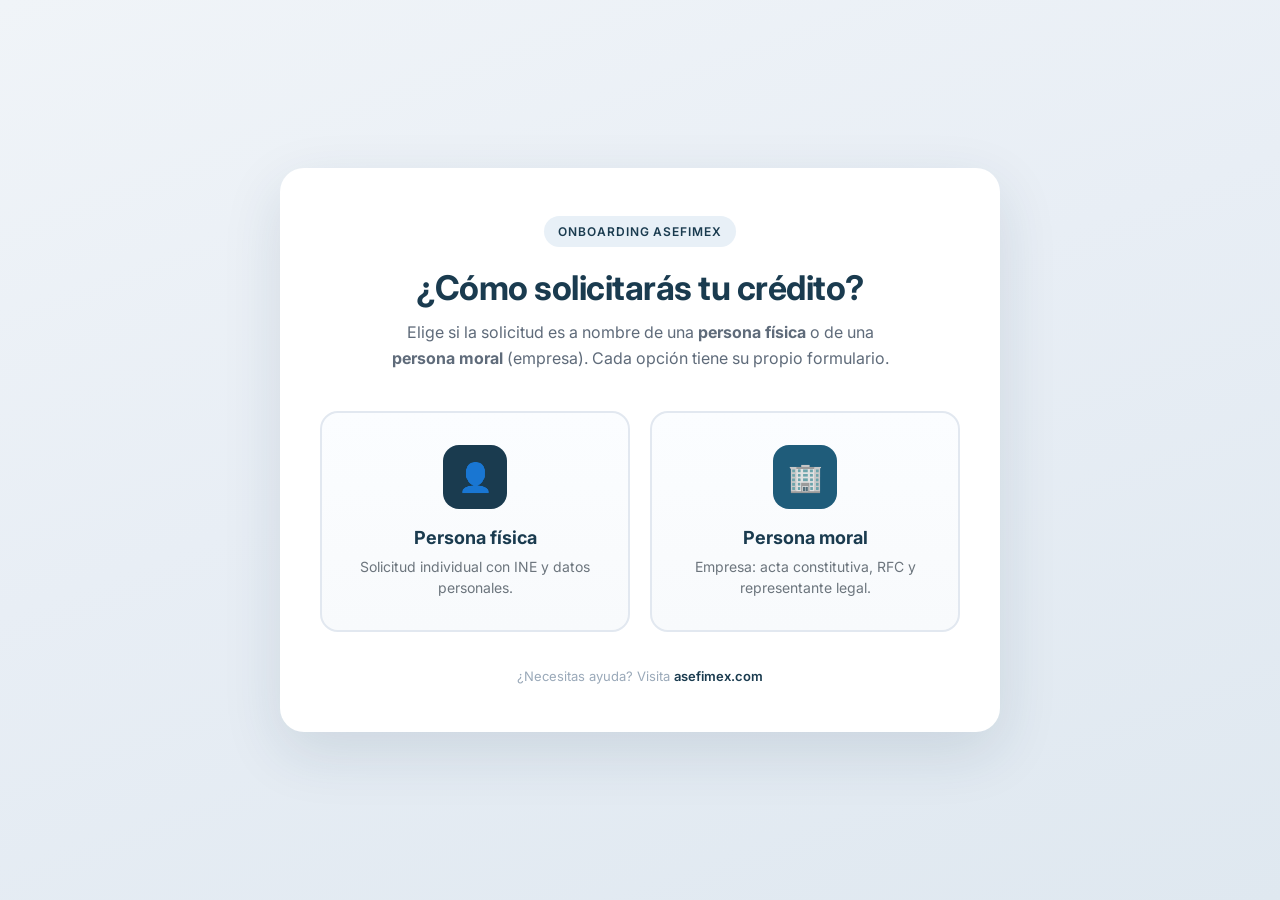
<file: principal.html>
<!DOCTYPE html>
<html lang="es">

<head>
    <meta charset="UTF-8">
    <meta name="viewport" content="width=device-width, initial-scale=1.0">
    <title>ASEFIMEX | Tipo de solicitante</title>
    <link rel="preconnect" href="https://fonts.googleapis.com">
    <link rel="preconnect" href="https://fonts.gstatic.com" crossorigin>
    <link href="https://fonts.googleapis.com/css2?family=Inter:wght@400;500;600;700&display=swap" rel="stylesheet">
    <style>
        * {
            margin: 0;
            padding: 0;
            box-sizing: border-box;
        }

        body {
            font-family: 'Inter', -apple-system, BlinkMacSystemFont, 'Segoe UI', Roboto, sans-serif;
            min-height: 100vh;
            background: linear-gradient(160deg, #f0f4f8 0%, #e8eef5 45%, #dfe8f0 100%);
            color: #1e2f3a;
            display: flex;
            align-items: center;
            justify-content: center;
            padding: 24px;
        }

        .shell {
            width: 100%;
            max-width: 720px;
            background: #fff;
            border-radius: 24px;
            box-shadow: 0 20px 60px rgba(26, 59, 79, 0.12);
            padding: 48px 40px;
            text-align: center;
        }

        .badge {
            display: inline-block;
            font-size: 12px;
            font-weight: 600;
            letter-spacing: 0.08em;
            text-transform: uppercase;
            color: #1a3b4f;
            background: #e8f0f7;
            padding: 8px 14px;
            border-radius: 999px;
            margin-bottom: 20px;
        }

        h1 {
            font-size: clamp(26px, 4vw, 34px);
            font-weight: 700;
            color: #1a3b4f;
            margin-bottom: 12px;
            letter-spacing: -0.5px;
        }

        .lead {
            font-size: 16px;
            color: #5f6b7a;
            line-height: 1.6;
            margin-bottom: 40px;
            max-width: 520px;
            margin-left: auto;
            margin-right: auto;
        }

        .choices {
            display: grid;
            grid-template-columns: 1fr 1fr;
            gap: 20px;
        }

        @media (max-width: 600px) {
            .choices {
                grid-template-columns: 1fr;
            }

            .shell {
                padding: 32px 22px;
            }
        }

        .choice-card {
            display: block;
            text-decoration: none;
            color: inherit;
            border: 2px solid #e2e8f0;
            border-radius: 18px;
            padding: 32px 24px;
            transition: all 0.25s ease;
            background: linear-gradient(180deg, #fbfdff 0%, #f8fafc 100%);
            text-align: center;
        }

        .choice-card:hover {
            border-color: #1a3b4f;
            transform: translateY(-4px);
            box-shadow: 0 16px 36px rgba(26, 59, 79, 0.14);
        }

        .choice-card:focus-visible {
            outline: 3px solid rgba(26, 59, 79, 0.35);
            outline-offset: 3px;
        }

        .choice-icon {
            width: 64px;
            height: 64px;
            margin: 0 auto 18px;
            border-radius: 16px;
            display: flex;
            align-items: center;
            justify-content: center;
            font-size: 28px;
            background: #1a3b4f;
            color: #fff;
        }

        .choice-card.moral .choice-icon {
            background: #1f5c7a;
        }

        .choice-title {
            font-size: 18px;
            font-weight: 700;
            color: #1a3b4f;
            margin-bottom: 8px;
        }

        .choice-desc {
            font-size: 14px;
            color: #6c757d;
            line-height: 1.5;
        }

        .footer-note {
            margin-top: 36px;
            font-size: 13px;
            color: #9aa9b9;
        }

        .footer-note a {
            color: #1a3b4f;
            font-weight: 600;
            text-decoration: none;
        }

        .footer-note a:hover {
            text-decoration: underline;
        }
    </style>
</head>

<body>
    <div class="shell">
        <span class="badge">Onboarding ASEFIMEX</span>
        <h1>¿Cómo solicitarás tu crédito?</h1>
        <p class="lead">Elige si la solicitud es a nombre de una <strong>persona física</strong> o de una
            <strong>persona moral</strong> (empresa). Cada opción tiene su propio formulario.</p>

        <div class="choices">
            <a href="index.html" class="choice-card fisica" aria-label="Continuar como persona física">
                <div class="choice-icon" aria-hidden="true">👤</div>
                <div class="choice-title">Persona física</div>
                <p class="choice-desc">Solicitud individual con INE y datos personales.</p>
            </a>
            <a href="persona-moral.html" class="choice-card moral" aria-label="Continuar como persona moral">
                <div class="choice-icon" aria-hidden="true">🏢</div>
                <div class="choice-title">Persona moral</div>
                <p class="choice-desc">Empresa: acta constitutiva, RFC y representante legal.</p>
            </a>
        </div>

        <p class="footer-note">¿Necesitas ayuda? Visita <a href="https://www.asefimex.com" target="_blank"
                rel="noopener noreferrer">asefimex.com</a></p>
    </div>
</body>

</html>
</file>
<file: styles.css>
/* styles.css (actualizado para 4 pasos y nuevos campos) */
* {
    margin: 0;
    padding: 0;
    box-sizing: border-box;
}

body {
    font-family: 'Inter', -apple-system, BlinkMacSystemFont, 'Segoe UI', Roboto, sans-serif;
    background-color: #f5f7fa;
    color: #2c3e50;
    line-height: 1.6;
}

.back-to-home {
    display: inline-flex;
    align-items: center;
    gap: 8px;
    font-size: 14px;
    font-weight: 600;
    color: #1a3b4f;
    text-decoration: none;
    margin-bottom: 8px;
}

.back-to-home:hover {
    text-decoration: underline;
}

.container {
    max-width: 900px;
    margin: 40px auto;
    padding: 35px;
    background-color: #ffffff;
    border-radius: 20px;
    box-shadow: 0 15px 35px rgba(0, 0, 0, 0.05);
}

/* Progress Bar */
.progress-bar {
    display: flex;
    justify-content: space-between;
    margin-bottom: 45px;
    position: relative;
}

.progress-bar::before {
    content: '';
    position: absolute;
    top: 50%;
    left: 0;
    width: 100%;
    height: 2px;
    background-color: #e9ecef;
    transform: translateY(-50%);
    z-index: 1;
}

.step {
    width: 40px;
    height: 40px;
    background-color: #ffffff;
    border: 2px solid #dee2e6;
    border-radius: 50%;
    display: flex;
    align-items: center;
    justify-content: center;
    font-weight: 600;
    color: #868e96;
    position: relative;
    z-index: 2;
    background-color: white;
    font-size: 16px;
    transition: all 0.2s ease;
}

.step.active {
    border-color: #1a3b4f;
    background-color: #1a3b4f;
    color: white;
}

/* Etapas */
.etapa {
    display: none;
}

.etapa.active {
    display: block;
}

h2 {
    font-size: 26px;
    font-weight: 500;
    color: #1e2f3a;
    margin-bottom: 30px;
    padding-bottom: 15px;
    border-bottom: 1px solid #eef2f6;
    letter-spacing: -0.3px;
}

/* Formularios */
.form-grid {
    display: grid;
    grid-template-columns: 1fr 1fr;
    gap: 24px;
    margin-bottom: 10px;
}

.form-group {
    margin-bottom: 20px;
}

label {
    display: block;
    margin-bottom: 8px;
    font-weight: 500;
    color: #2b3e4f;
    font-size: 13px;
    text-transform: uppercase;
    letter-spacing: 0.3px;
}

input, select {
    width: 100%;
    padding: 14px 18px;
    border: 1.5px solid #e2e8f0;
    border-radius: 12px;
    font-size: 15px;
    transition: all 0.2s ease;
    background-color: #fbfdff;
}

input:focus, select:focus {
    outline: none;
    border-color: #1a3b4f;
    background-color: #ffffff;
    box-shadow: 0 0 0 3px rgba(26, 59, 79, 0.1);
}

input:disabled, input[readonly] {
    background-color: #e9ecef;
    border-color: #d0d9e4;
    color: #495057;
    cursor: default;
}

input::placeholder {
    color: #9aa9b9;
    font-size: 14px;
}

/* Botones */
.btn, .btn-nip {
    padding: 14px 28px;
    border: none;
    border-radius: 12px;
    font-size: 16px;
    font-weight: 600;
    cursor: pointer;
    transition: all 0.2s ease;
    text-transform: uppercase;
    letter-spacing: 0.5px;
}

.btn {
    background-color: #1a3b4f;
    color: white;
}

.btn:hover:not(:disabled) {
    background-color: #0f2c3a;
    transform: translateY(-2px);
    box-shadow: 0 8px 18px rgba(26, 59, 79, 0.15);
}

.btn:disabled {
    background-color: #b4c1ce;
    cursor: not-allowed;
    opacity: 0.6;
}

.btn.secondary {
    background-color: #eef2f6;
    color: #1e2f3a;
}

.btn.secondary:hover {
    background-color: #e2e8f0;
}

.btn-nip {
    background-color: #4d6275;
    color: white;
    width: auto;
    min-width: 180px;
}

.btn-nip:hover {
    background-color: #3b4e5f;
    transform: translateY(-2px);
    box-shadow: 0 8px 16px rgba(77, 98, 117, 0.2);
}

.btn-secondary-outline {
    background-color: transparent;
    border: 2px solid #1a3b4f;
    color: #1a3b4f;
}

.btn-secondary-outline:hover {
    background-color: #1a3b4f;
    color: white;
}

/* Grupos de botones */
.button-group {
    display: flex;
    gap: 15px;
    margin-top: 30px;
}

.button-group .btn {
    flex: 1;
}

/* Info consulta */
.info-consulta {
    background-color: #f5f9ff;
    padding: 18px 22px;
    border-radius: 12px;
    border-left: 4px solid #1a3b4f;
    margin: 25px 0;
    font-size: 14px;
    color: #1e2f3a;
}

/* Sección NIP */
.nip-section {
    margin-top: 25px;
    padding-top: 25px;
    border-top: 1px solid #eef2f6;
}

.nip-section small {
    display: block;
    margin-top: 8px;
    color: #5f6b7a;
    font-size: 13px;
}

/* Checkboxes */
.checkbox-group, .terms-container {
    margin: 25px 0;
    display: flex;
    align-items: center;
    gap: 14px;
}

.checkbox-group input[type="checkbox"],
.terms-container input[type="checkbox"] {
    width: 20px;
    height: 20px;
    margin: 0;
    accent-color: #1a3b4f;
}

.checkbox-group label,
.terms-container label {
    margin-bottom: 0;
    text-transform: none;
    font-weight: 400;
    font-size: 15px;
    color: #2b3e4f;
}

.terms-container a {
    color: #1a3b4f;
    text-decoration: none;
    font-weight: 600;
}

.terms-container a:hover {
    text-decoration: underline;
}

/* Resultado Etapa 4 */
.resultado-container {
    background: linear-gradient(145deg, #ffffff, #f8fcff);
    padding: 45px 35px;
    border-radius: 24px;
    text-align: center;
    margin: 30px 0;
    border: 1px solid #e6edf5;
    box-shadow: 0 10px 25px rgba(0,0,0,0.02);
}

.icono-exito {
    font-size: 70px;
    color: #1f7b4d;
    background-color: #e2f3e9;
    width: 120px;
    height: 120px;
    line-height: 120px;
    border-radius: 50%;
    margin: 0 auto 25px;
    font-weight: bold;
}

.mensaje-felicidades {
    color: #1f7b4d;
    font-size: 36px;
    font-weight: 700;
    margin-bottom: 20px;
    letter-spacing: -0.5px;
}

.mensaje-autorizacion {
    color: #1e2f3a;
    font-size: 22px;
    font-weight: 600;
    margin-bottom: 15px;
}

.mensaje-contacto {
    color: #5f6b7a;
    font-size: 17px;
    line-height: 1.6;
    max-width: 450px;
    margin: 0 auto;
}

/* Modal */
.modal {
    display: none;
    position: fixed;
    z-index: 1000;
    left: 0;
    top: 0;
    width: 100%;
    height: 100%;
    background-color: rgba(0, 0, 0, 0.5);
    animation: fadeIn 0.3s;
}

.modal-content {
    background-color: white;
    margin: 10% auto;
    padding: 0;
    border-radius: 20px;
    width: 90%;
    max-width: 450px;
    box-shadow: 0 25px 50px rgba(0, 0, 0, 0.15);
    animation: slideIn 0.3s;
}

.modal-header {
    padding: 20px 25px;
    border-bottom: 1px solid #eef2f6;
    display: flex;
    justify-content: space-between;
    align-items: center;
}

.modal-header h3 {
    color: #1e2f3a;
    font-size: 20px;
    font-weight: 600;
    margin: 0;
}

.close {
    color: #9aa9b9;
    font-size: 30px;
    font-weight: bold;
    cursor: pointer;
    transition: color 0.2s;
}

.close:hover {
    color: #2b3e4f;
}

.modal-body {
    padding: 30px 25px;
    text-align: center;
}

.icono-exito-small {
    font-size: 52px;
    color: #1f7b4d;
    background-color: #e2f3e9;
    width: 90px;
    height: 90px;
    line-height: 90px;
    border-radius: 50%;
    margin: 0 auto 20px;
    font-weight: bold;
}

.telefono-modal {
    font-size: 22px;
    font-weight: 700;
    color: #1a3b4f;
    margin: 15px 0;
    padding: 12px;
    background-color: #f5f9ff;
    border-radius: 12px;
}

.nip-ejemplo {
    margin-top: 20px;
    padding: 18px;
    background-color: #fff9e6;
    border: 1px solid #ffe3a3;
    border-radius: 12px;
    color: #8a6e2e;
    font-size: 15px;
}

.nip-ejemplo strong {
    font-size: 24px;
    letter-spacing: 2px;
}

.modal-footer {
    padding: 20px 25px;
    border-top: 1px solid #eef2f6;
    text-align: right;
}

.btn-modal {
    background-color: #1a3b4f;
    color: white;
    padding: 14px 32px;
    border: none;
    border-radius: 10px;
    font-size: 16px;
    font-weight: 600;
    cursor: pointer;
    transition: background-color 0.2s;
}

.btn-modal:hover {
    background-color: #0f2c3a;
}

/* Animaciones */
@keyframes fadeIn {
    from { opacity: 0; }
    to { opacity: 1; }
}

@keyframes slideIn {
    from {
        transform: translateY(-40px);
        opacity: 0;
    }
    to {
        transform: translateY(0);
        opacity: 1;
    }
}

/* Responsive */
@media (max-width: 640px) {
    .container {
        margin: 15px;
        padding: 25px;
    }
    
    .form-grid {
        grid-template-columns: 1fr;
        gap: 18px;
    }
    
    h2 {
        font-size: 24px;
    }
    
    .mensaje-felicidades {
        font-size: 30px;
    }
    
    .mensaje-autorizacion {
        font-size: 20px;
    }
    
    .btn-nip {
        width: 100%;
    }
    
    .button-group {
        flex-direction: column;
    }
}

/* Estilos para la nueva sección legal (Aviso y Términos) */
.legal-section {
    margin-top: 30px;
    border-top: 1px solid #eef2f6;
    padding-top: 20px;
}

.legal-title {
    font-size: 16px;
    font-weight: 600;
    color: #1a3b4f;
    margin-bottom: 12px;
}

.legal-box {
    border: 1px solid #dee2e6;
    border-radius: 12px;
    background-color: #f9fbfd;
    max-height: 200px;
    overflow-y: auto;
    padding: 15px;
    margin-bottom: 10px;
    font-size: 14px;
    line-height: 1.5;
    color: #2c3e50;
}

.legal-box-content p {
    margin-bottom: 12px;
}

.legal-box-content strong {
    color: #1a3b4f;
}

.btn-aceptar {
    background-color: #eef2f6;
    color: #1e2f3a;
    border: 2px solid #1a3b4f;
    padding: 10px 20px;
    border-radius: 8px;
    font-weight: 600;
    cursor: pointer;
    transition: all 0.2s ease;
    width: 100%;
    font-size: 14px;
    text-transform: uppercase;
    letter-spacing: 0.3px;
}

.btn-aceptar:hover {
    background-color: #1a3b4f;
    color: white;
}

.btn-aceptar.aceptado {
    background-color: #1f7b4d;
    border-color: #1f7b4d;
    color: white;
    cursor: default;
}

.btn-aceptar.aceptado:hover {
    background-color: #1f7b4d;
    transform: none;
    box-shadow: none;
}

.legal-section:last-of-type {
    margin-bottom: 30px;
}

/* Estilos adicionales para los nuevos elementos */
.file-upload-container {
    margin-top: 10px;
    border: 2px dashed #1a3b4f;
    border-radius: 12px;
    padding: 15px;
    background-color: #f8fcff;
    text-align: center;
}

.file-upload-label {
    display: flex;
    flex-direction: column;
    align-items: center;
    cursor: pointer;
}

.file-upload-label span {
    margin-top: 10px;
    color: #1a3b4f;
    font-weight: 500;
}

.file-upload-label small {
    color: #6c757d;
    font-size: 12px;
}

#ineFile, #ineTraseraFile {
    display: none;
}

.file-name {
    margin-top: 10px;
    font-size: 13px;
    color: #1f7b4d;
}

.nip-send-container {
    display: flex;
    gap: 10px;
    align-items: center;
    flex-wrap: wrap;
    margin-bottom: 20px;
}

.method-buttons {
    display: flex;
    gap: 10px;
    flex: 1;
}

.method-btn {
    display: flex;
    align-items: center;
    justify-content: center;
    gap: 8px;
    padding: 10px 20px;
    border: 2px solid #e2e8f0;
    border-radius: 10px;
    background-color: white;
    font-weight: 500;
    cursor: pointer;
    transition: all 0.2s ease;
    flex: 1;
    min-width: 120px;
}

.method-btn i {
    font-size: 20px;
}

.method-btn.whatsapp {
    color: #25D366;
    border-color: #25D366;
}

.method-btn.whatsapp:hover {
    background-color: #25D366;
    color: white;
}

.method-btn.whatsapp.selected {
    background-color: #25D366;
    color: white;
}

.method-btn.sms {
    color: #1a3b4f;
    border-color: #1a3b4f;
}

.method-btn.sms:hover {
    background-color: #1a3b4f;
    color: white;
}

.method-btn.sms.selected {
    background-color: #1a3b4f;
    color: white;
}

.genero-with-uploads {
    grid-column: span 2;
}

.uploads-grid {
    display: grid;
    grid-template-columns: 1fr 1fr;
    gap: 15px;
    margin-top: 10px;
}

/* Estilo para campo de solo lectura (Cantidad de Pagos) */
input[readonly] {
    background-color: #e9ecef;
    cursor: default;
}

/* Carrusel de productos - NUEVOS ESTILOS */
.productos-carrusel {
    margin: 20px 0 30px;
    position: relative;
    width: 100%;
    display: flex;
    align-items: center;
    gap: 10px;
}

.carrusel-wrapper {
    flex: 1;
    overflow: hidden;
    border-radius: 16px;
}

.carrusel-container {
    display: flex;
    gap: 15px;
    transition: transform 0.5s ease-in-out;
}

.producto-card {
    flex: 0 0 100%;
    max-width: 100%;
    /* El flex-basis y max-width se sobreescriben via JS para que se muestren 1, 2 o 3 */
    background: linear-gradient(145deg, #ffffff, #f8fcff);
    border-radius: 16px;
    padding: 30px 15px;
    text-align: center;
    box-shadow: 0 5px 15px rgba(0,0,0,0.05);
    border: 1px solid #e6edf5;
    transition: transform 0.3s ease;
    display: flex;
    flex-direction: column;
    align-items: center;
    justify-content: center;
    min-height: 350px;
    position: relative;
    overflow: hidden;
}

.producto-card:hover {
    transform: translateY(-5px);
    box-shadow: 0 10px 25px rgba(26, 59, 79, 0.1);
}

.producto-imagen {
    width: 100%;
    max-height: 180px;
    object-fit: contain;
    margin-bottom: 20px;
    border-radius: 12px;
    transition: transform 0.7s ease;
    backface-visibility: hidden;
}

.producto-titulo {
    font-weight: 700;
    color: #1a3b4f;
    font-size: 18px;
    line-height: 1.2;
}

.producto-overlay {
    position: absolute;
    inset: 0;
    background: rgba(26, 59, 79, 0.94);
    color: #fff;
    padding: 18px 14px;
    display: flex;
    flex-direction: column;
    align-items: center;
    justify-content: center;
    text-align: center;
    opacity: 0;
    transition: opacity 0.35s ease;
    pointer-events: none;
}

.producto-overlay-titulo {
    font-size: 18px;
    font-weight: 700;
    margin-bottom: 8px;
}

.producto-overlay-desc {
    font-size: 13px;
    line-height: 1.4;
}

.producto-card:hover .producto-imagen {
    transform: rotateY(180deg);
}

.producto-card:hover .producto-overlay {
    opacity: 1;
}

/* Reducir height de las cards ya que tienen menos info y la imagen es más chica ahora */
.producto-card {
    min-height: 280px;
    padding: 20px 15px;
}

/* Botones de navegación del carrusel */
.carrusel-btn {
    background-color: #1a3b4f;
    color: white;
    border: none;
    width: 40px;
    height: 40px;
    border-radius: 50%;
    display: flex;
    align-items: center;
    justify-content: center;
    cursor: pointer;
    transition: all 0.2s ease;
    font-size: 20px;
    box-shadow: 0 2px 5px rgba(0,0,0,0.2);
    flex-shrink: 0;
}

.carrusel-btn:hover:not(:disabled) {
    background-color: #0f2c3a;
    transform: scale(1.1);
}

.carrusel-btn:disabled {
    background-color: #b4c1ce;
    cursor: not-allowed;
    opacity: 0.5;
}

/* Indicadores del carrusel */
.carrusel-indicators {
    display: flex;
    justify-content: center;
    gap: 8px;
    margin-top: 15px;
}

.indicator {
    width: 10px;
    height: 10px;
    border-radius: 50%;
    background-color: #dee2e6;
    cursor: pointer;
    transition: all 0.2s ease;
}

.indicator.active {
    background-color: #1a3b4f;
    transform: scale(1.2);
}

@media (max-width: 640px) {
    .nip-send-container {
        flex-direction: column;
    }
    .method-buttons {
        width: 100%;
    }
    .genero-with-uploads {
        grid-column: span 1;
    }
    .uploads-grid {
        grid-template-columns: 1fr;
    }
    .carrusel-btn {
        width: 30px;
        height: 30px;
        font-size: 16px;
    }
    .producto-imagen {
        width: 150px;
        height: 150px;
    }
    .producto-titulo {
        font-size: 18px;
    }
    /* Estilo para reducir el tamaño de las listas desplegables de datalist */
    datalist {
        max-height: 250px;
        overflow-y: auto;
    }
    
    /* No agregamos flecha extra en inputs con datalist (evita doble flecha). */
}
</file>
<file: persona-moral.css>
/* Flujo persona moral — base compartida + ajustes */
@import url('styles.css');

.back-to-home {
    display: inline-flex;
    align-items: center;
    gap: 8px;
    font-size: 14px;
    font-weight: 600;
    color: #1a3b4f;
    text-decoration: none;
    margin-bottom: 8px;
}

.back-to-home:hover {
    text-decoration: underline;
}

.form-section-title {
    font-size: 18px;
    font-weight: 600;
    color: #2c3e50;
    margin: 25px 0 15px;
    padding-bottom: 8px;
    border-bottom: 1px dashed #dee2e6;
    letter-spacing: -0.2px;
}

.form-section-title:first-of-type {
    margin-top: 0;
}

.hint-text {
    font-size: 13px;
    color: #6c757d;
    margin-top: 4px;
    display: block;
}

.empresa-docs {
    grid-column: span 2;
}

.uploads-grid-empresa {
    display: grid;
    grid-template-columns: 1fr 1fr;
    gap: 15px;
    margin-top: 10px;
}

.uploads-grid-empresa .full-row {
    grid-column: 1 / -1;
}

@media (max-width: 640px) {
    .empresa-docs {
        grid-column: span 1;
    }

    .uploads-grid-empresa {
        grid-template-columns: 1fr;
    }
}

#ineFrenteFile,
#ineAtrasFile {
    display: none;
}

.producto-card.selected-producto {
    border: 2px solid #1a3b4f;
    box-shadow: 0 12px 26px rgba(26, 59, 79, 0.18);
}

datalist {
    max-height: 200px;
    overflow-y: auto;
}
</file>
